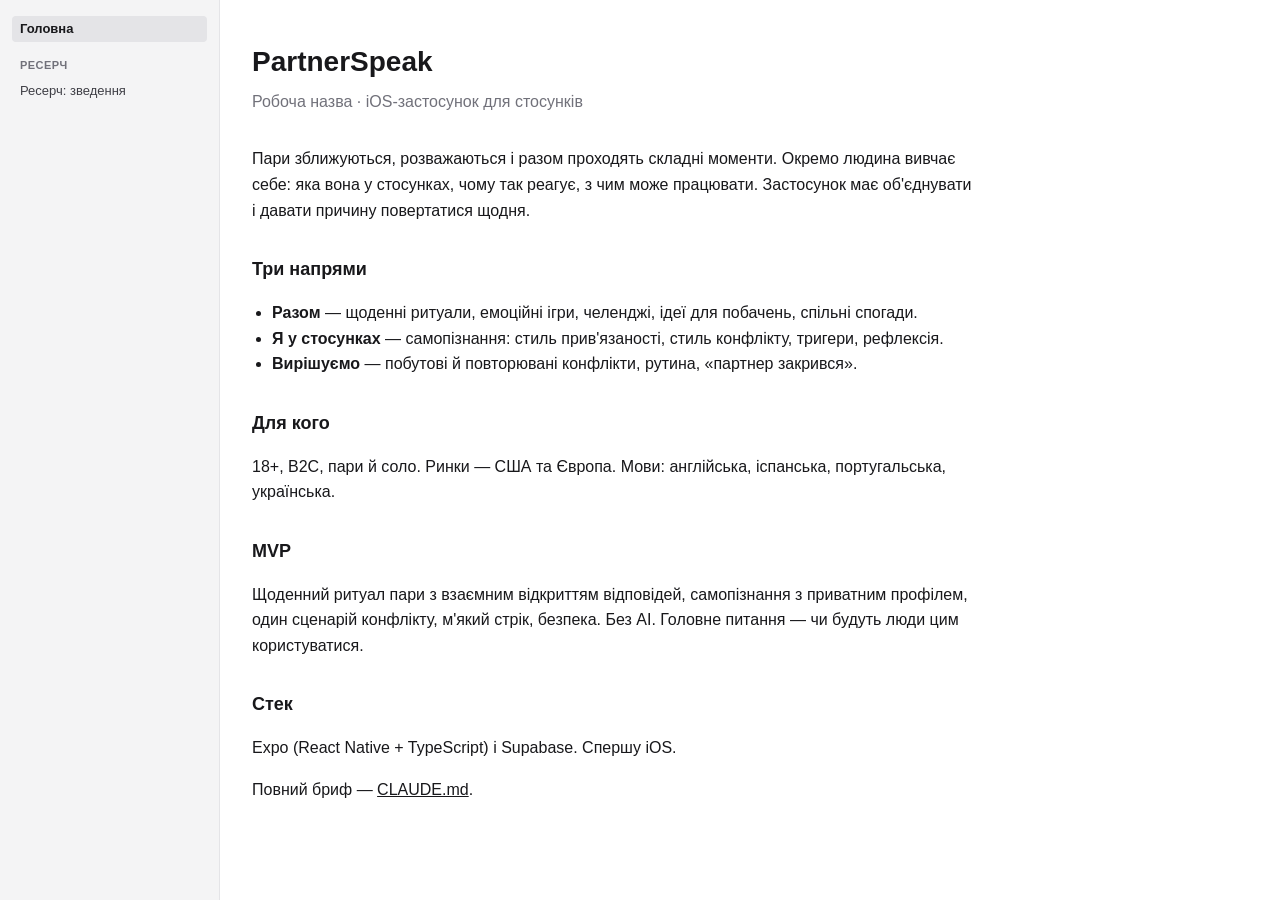
<file: index.html>
<!doctype html>
<html lang="uk">
<head>
  <meta charset="utf-8">
  <meta name="viewport" content="width=device-width, initial-scale=1">
  <title>PartnerSpeak — репо</title>
  <link rel="stylesheet" href="./_nav/nav.css">
  <script src="./_nav/tree.js" defer></script>
  <script src="./_nav/nav.js" data-root="./" defer></script>
  <style>
    body {
      margin: 0;
      background: #fff;
      color: #18181b;
      font: 16px/1.6 -apple-system, BlinkMacSystemFont, "Segoe UI", Roboto, sans-serif;
    }
    main {
      max-width: 720px;
      padding: 40px 32px;
    }
    h1 { margin: 0 0 4px; font-size: 28px; }
    .sub { margin: 0 0 32px; color: #71717a; }
    h2 { margin: 32px 0 8px; font-size: 18px; }
    ul { padding-left: 20px; }
    a { color: inherit; }
    @media (prefers-color-scheme: dark) {
      body { background: #09090b; color: #f4f4f5; }
      .sub { color: #a1a1aa; }
    }
  </style>
</head>
<body>
  <main>
    <h1>PartnerSpeak</h1>
    <p class="sub">Робоча назва · iOS-застосунок для стосунків</p>

    <p>Пари зближуються, розважаються і разом проходять складні моменти. Окремо людина вивчає себе: яка вона у стосунках, чому так реагує, з чим може працювати. Застосунок має об'єднувати і давати причину повертатися щодня.</p>

    <h2>Три напрями</h2>
    <ul>
      <li><b>Разом</b> — щоденні ритуали, емоційні ігри, челенджі, ідеї для побачень, спільні спогади.</li>
      <li><b>Я у стосунках</b> — самопізнання: стиль прив'язаності, стиль конфлікту, тригери, рефлексія.</li>
      <li><b>Вирішуємо</b> — побутові й повторювані конфлікти, рутина, «партнер закрився».</li>
    </ul>

    <h2>Для кого</h2>
    <p>18+, B2C, пари й соло. Ринки — США та Європа. Мови: англійська, іспанська, португальська, українська.</p>

    <h2>MVP</h2>
    <p>Щоденний ритуал пари з взаємним відкриттям відповідей, самопізнання з приватним профілем, один сценарій конфлікту, м'який стрік, безпека. Без AI. Головне питання — чи будуть люди цим користуватися.</p>

    <h2>Стек</h2>
    <p>Expo (React Native + TypeScript) і Supabase. Спершу iOS.</p>

    <p>Повний бриф — <a href="https://github.com/natocheiev/partnerspeak/blob/main/CLAUDE.md">CLAUDE.md</a>.</p>
  </main>
</body>
</html>
</file>
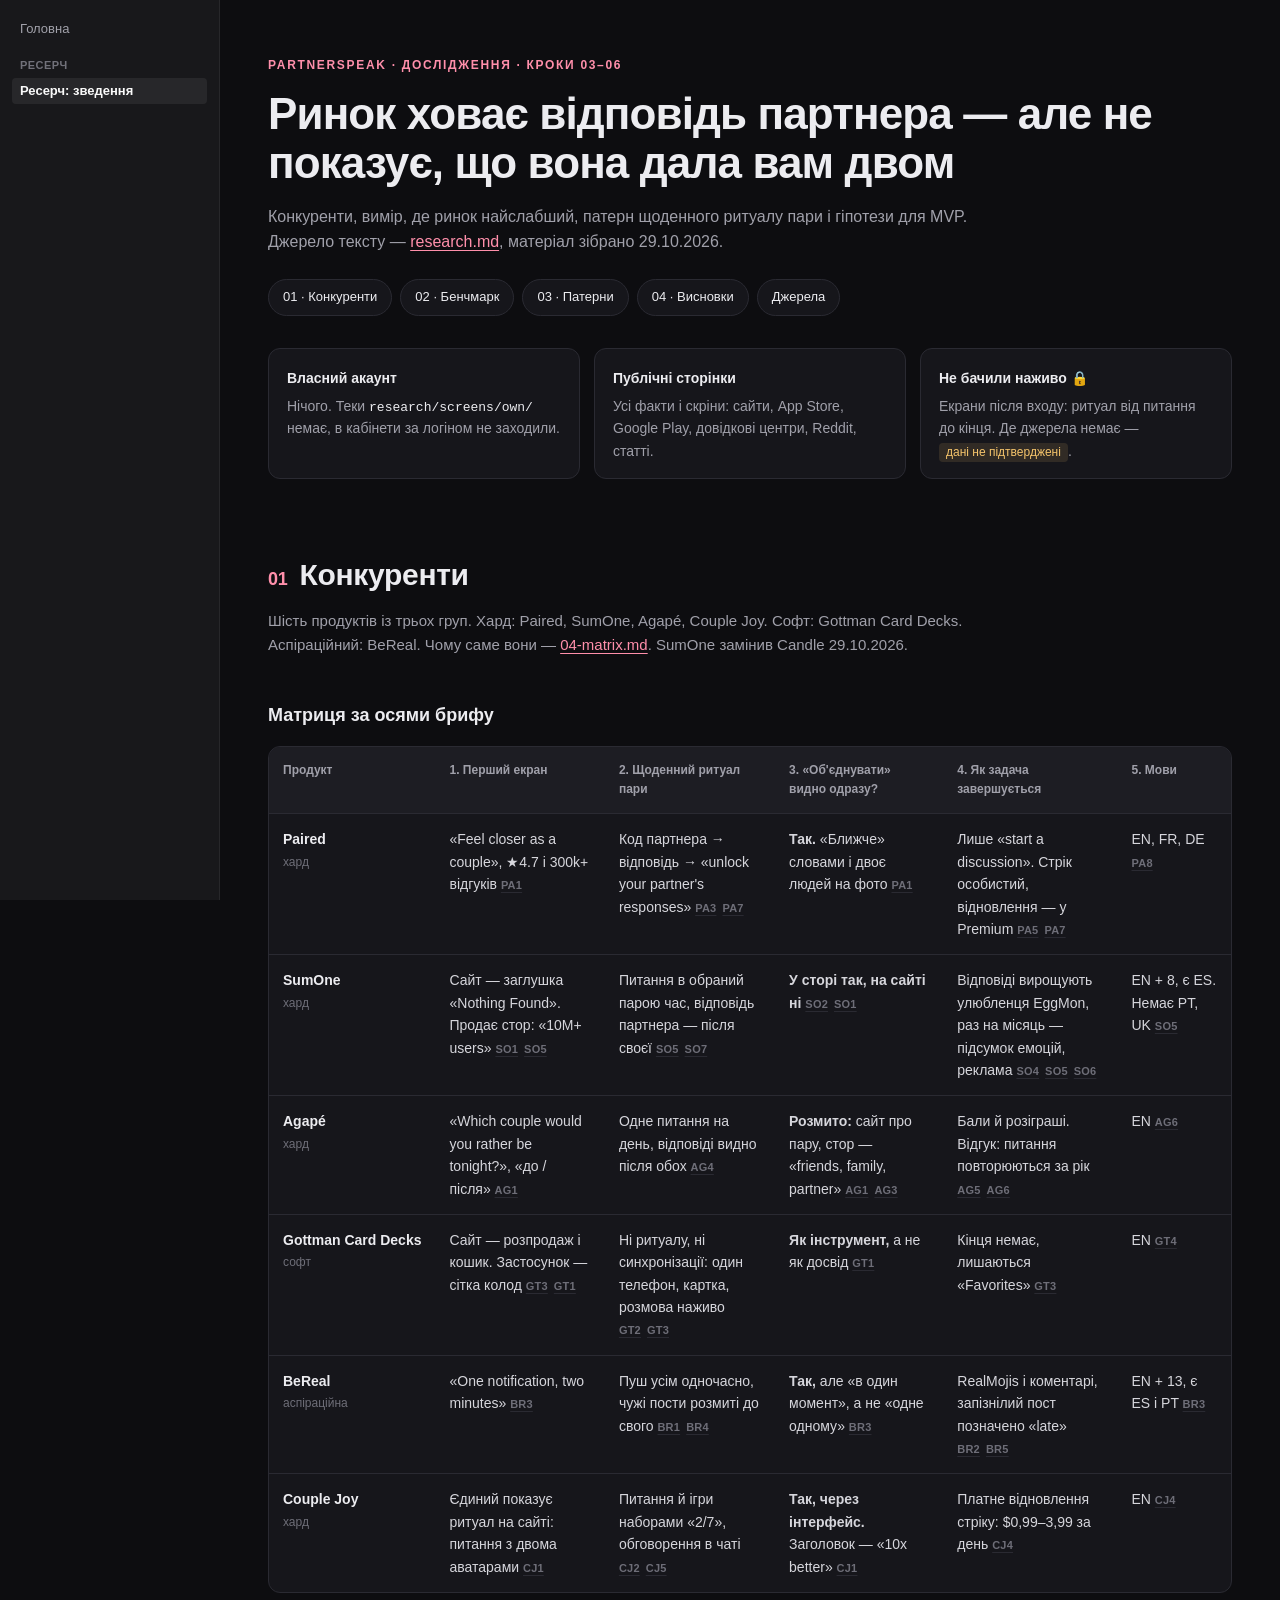
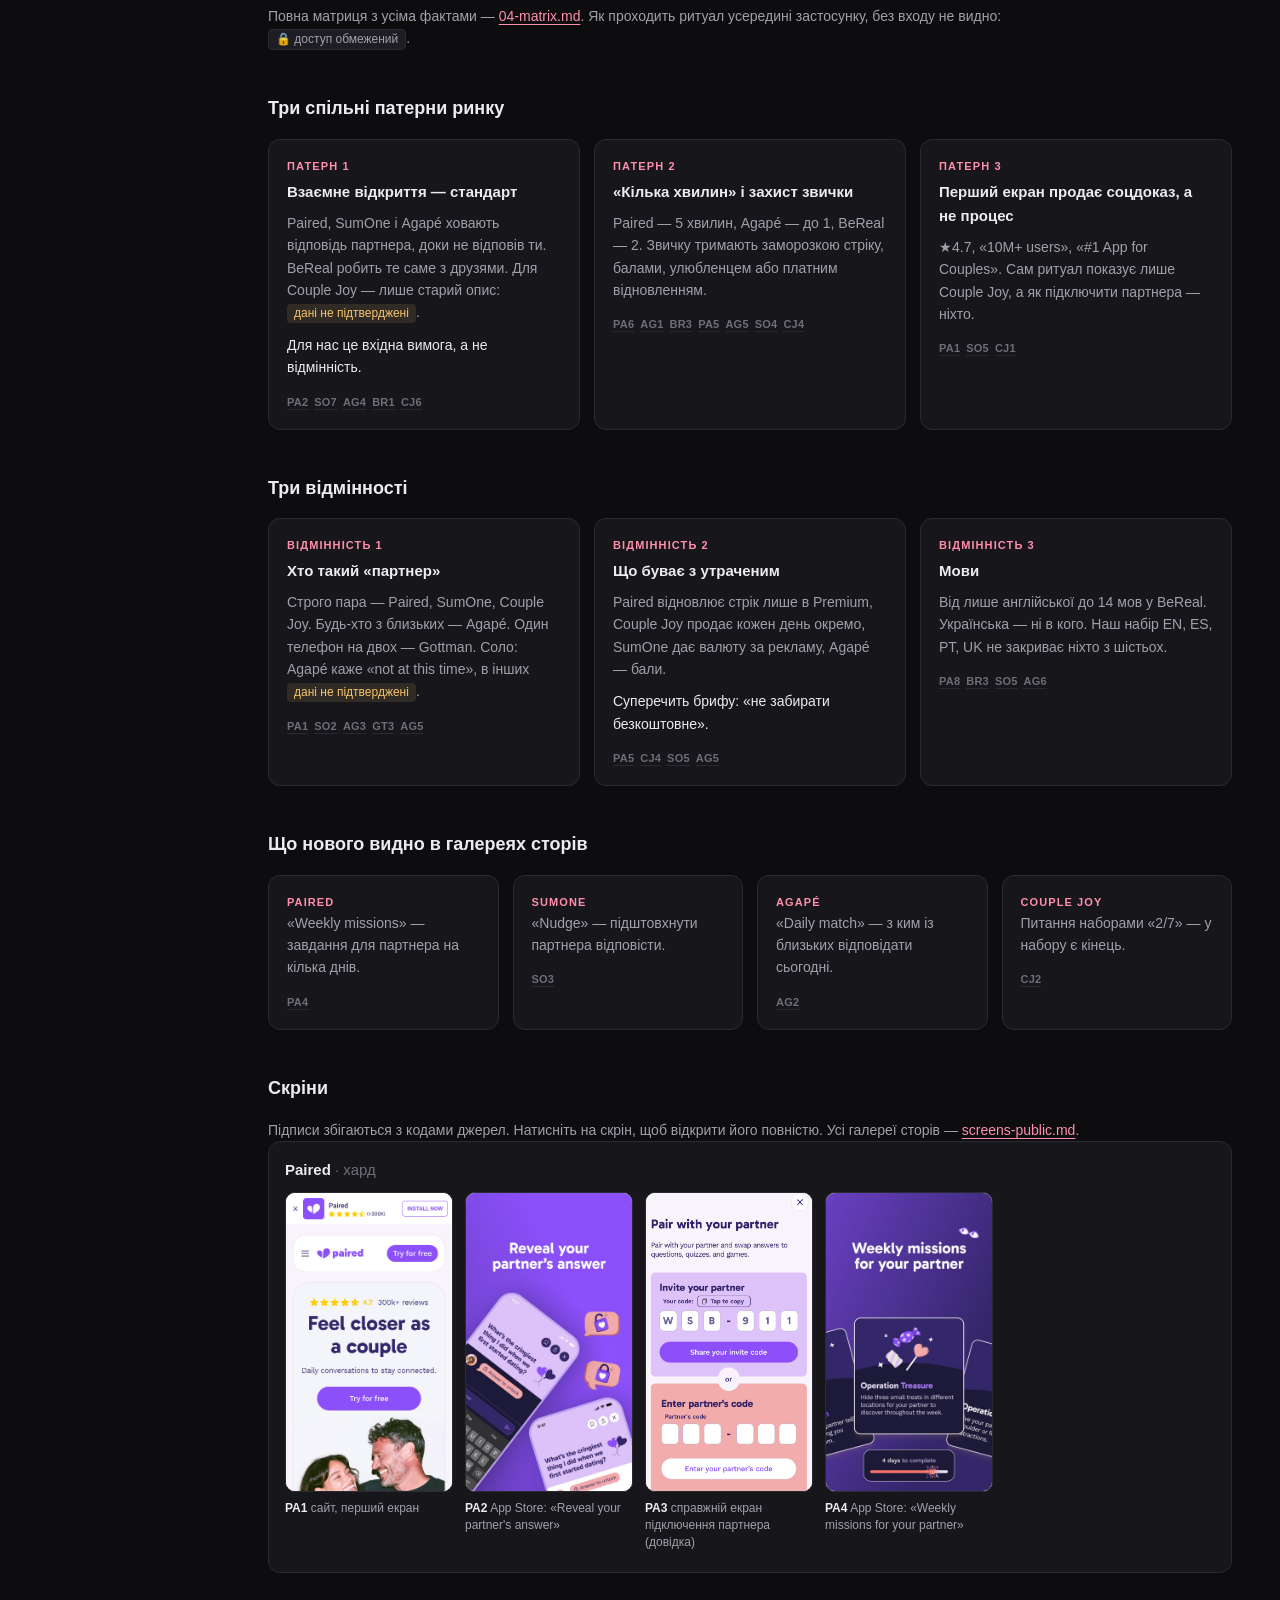
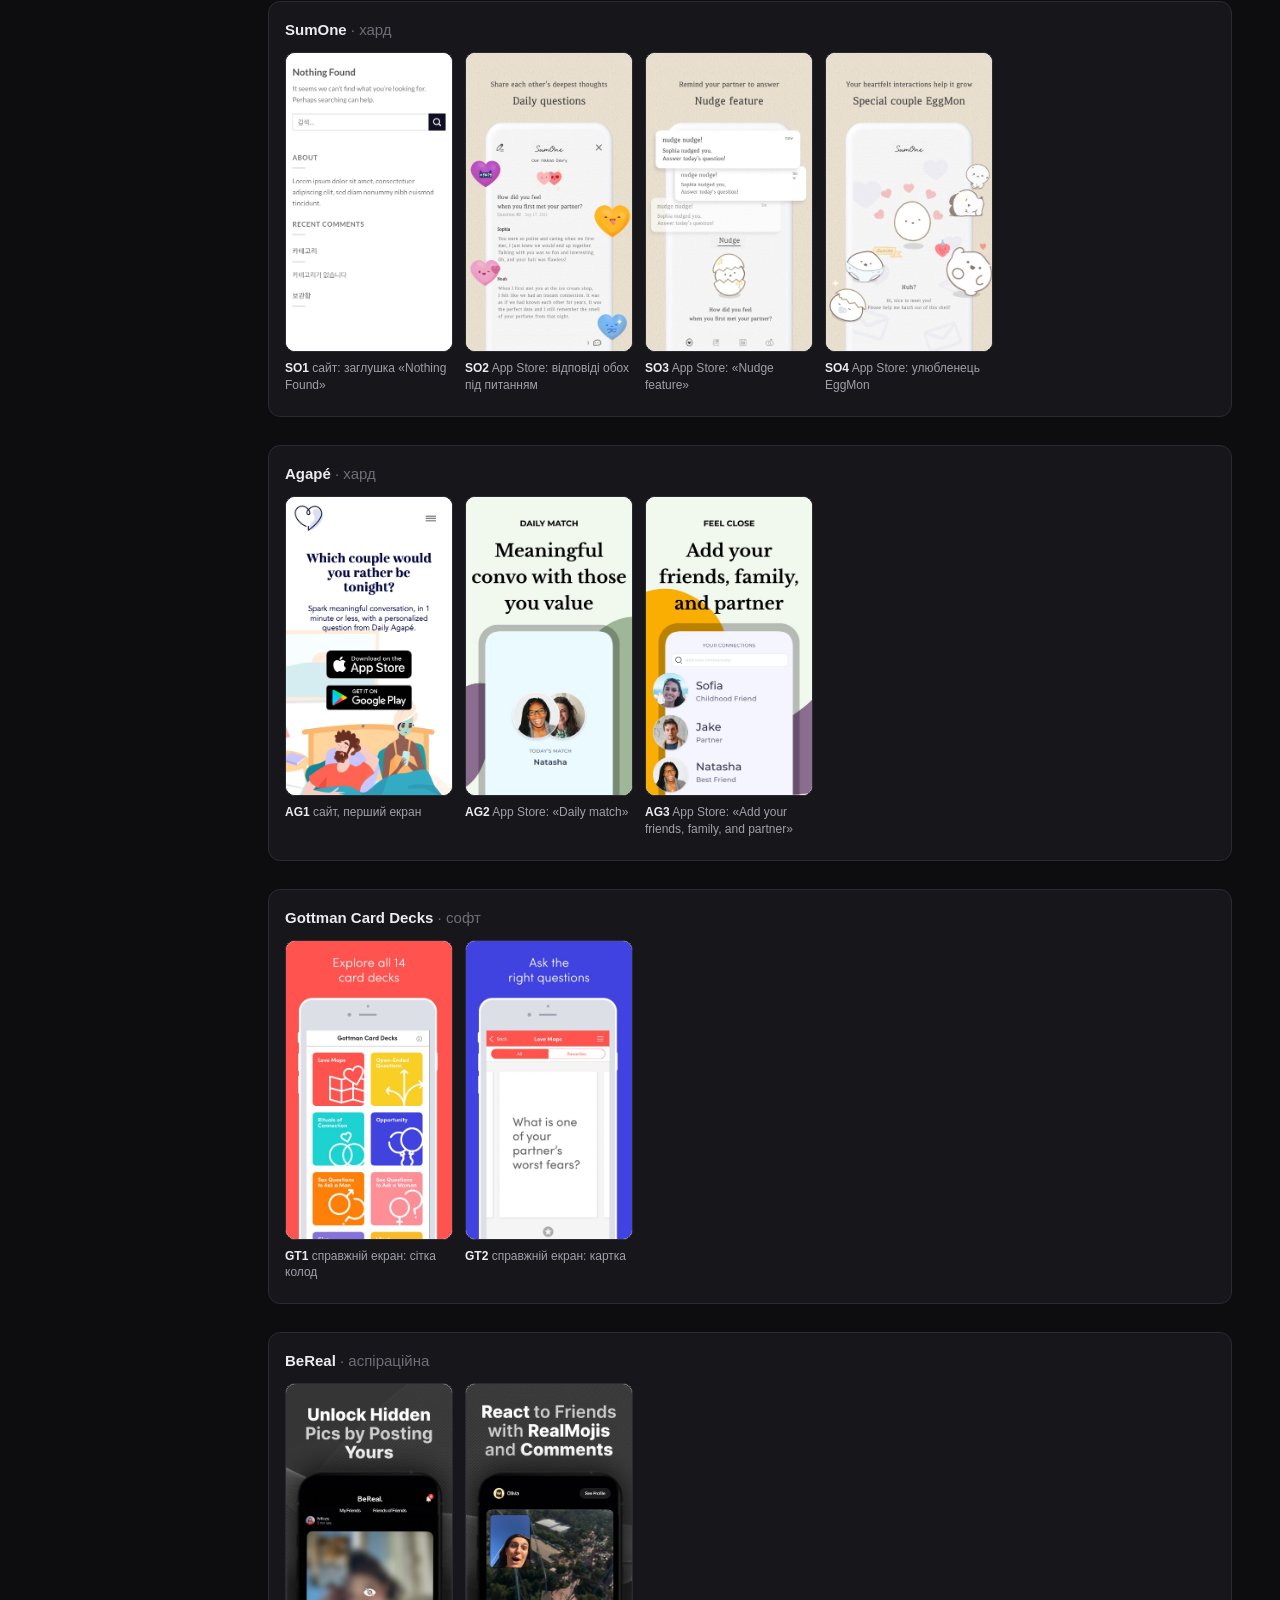
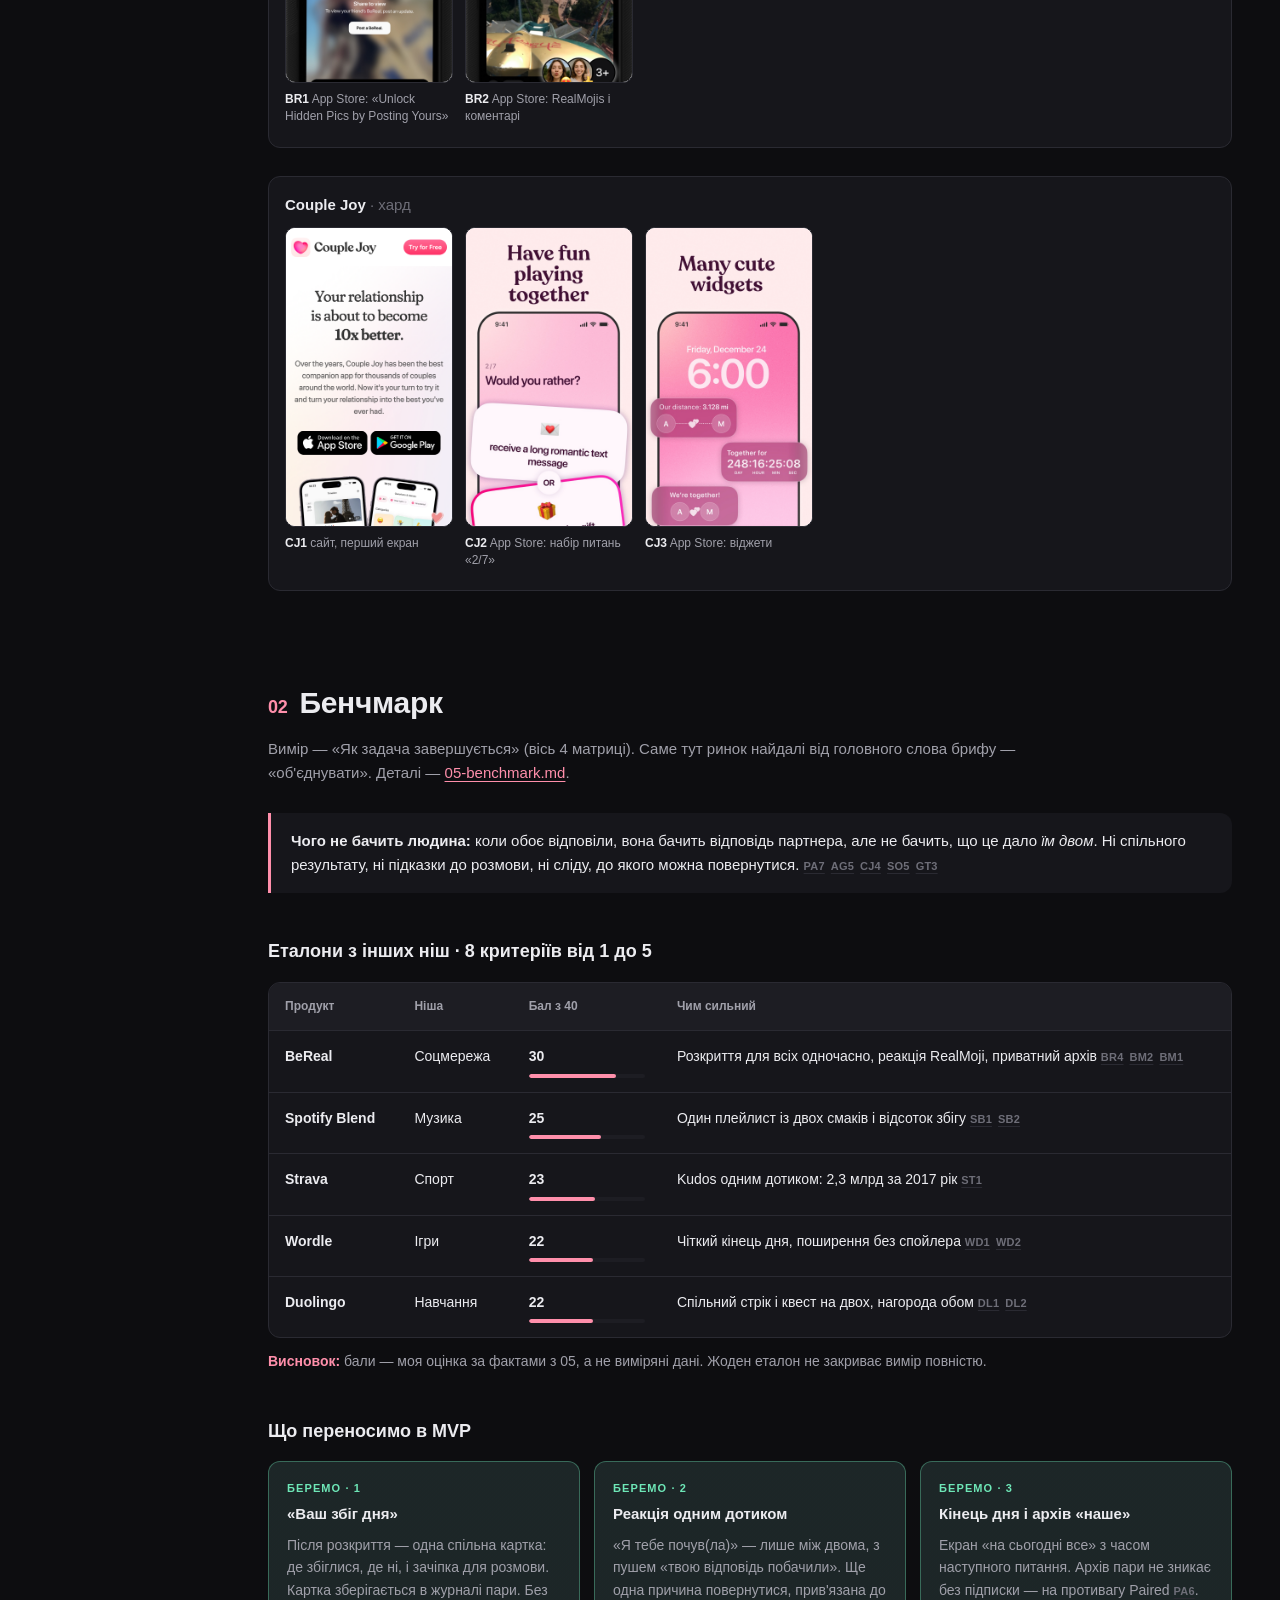
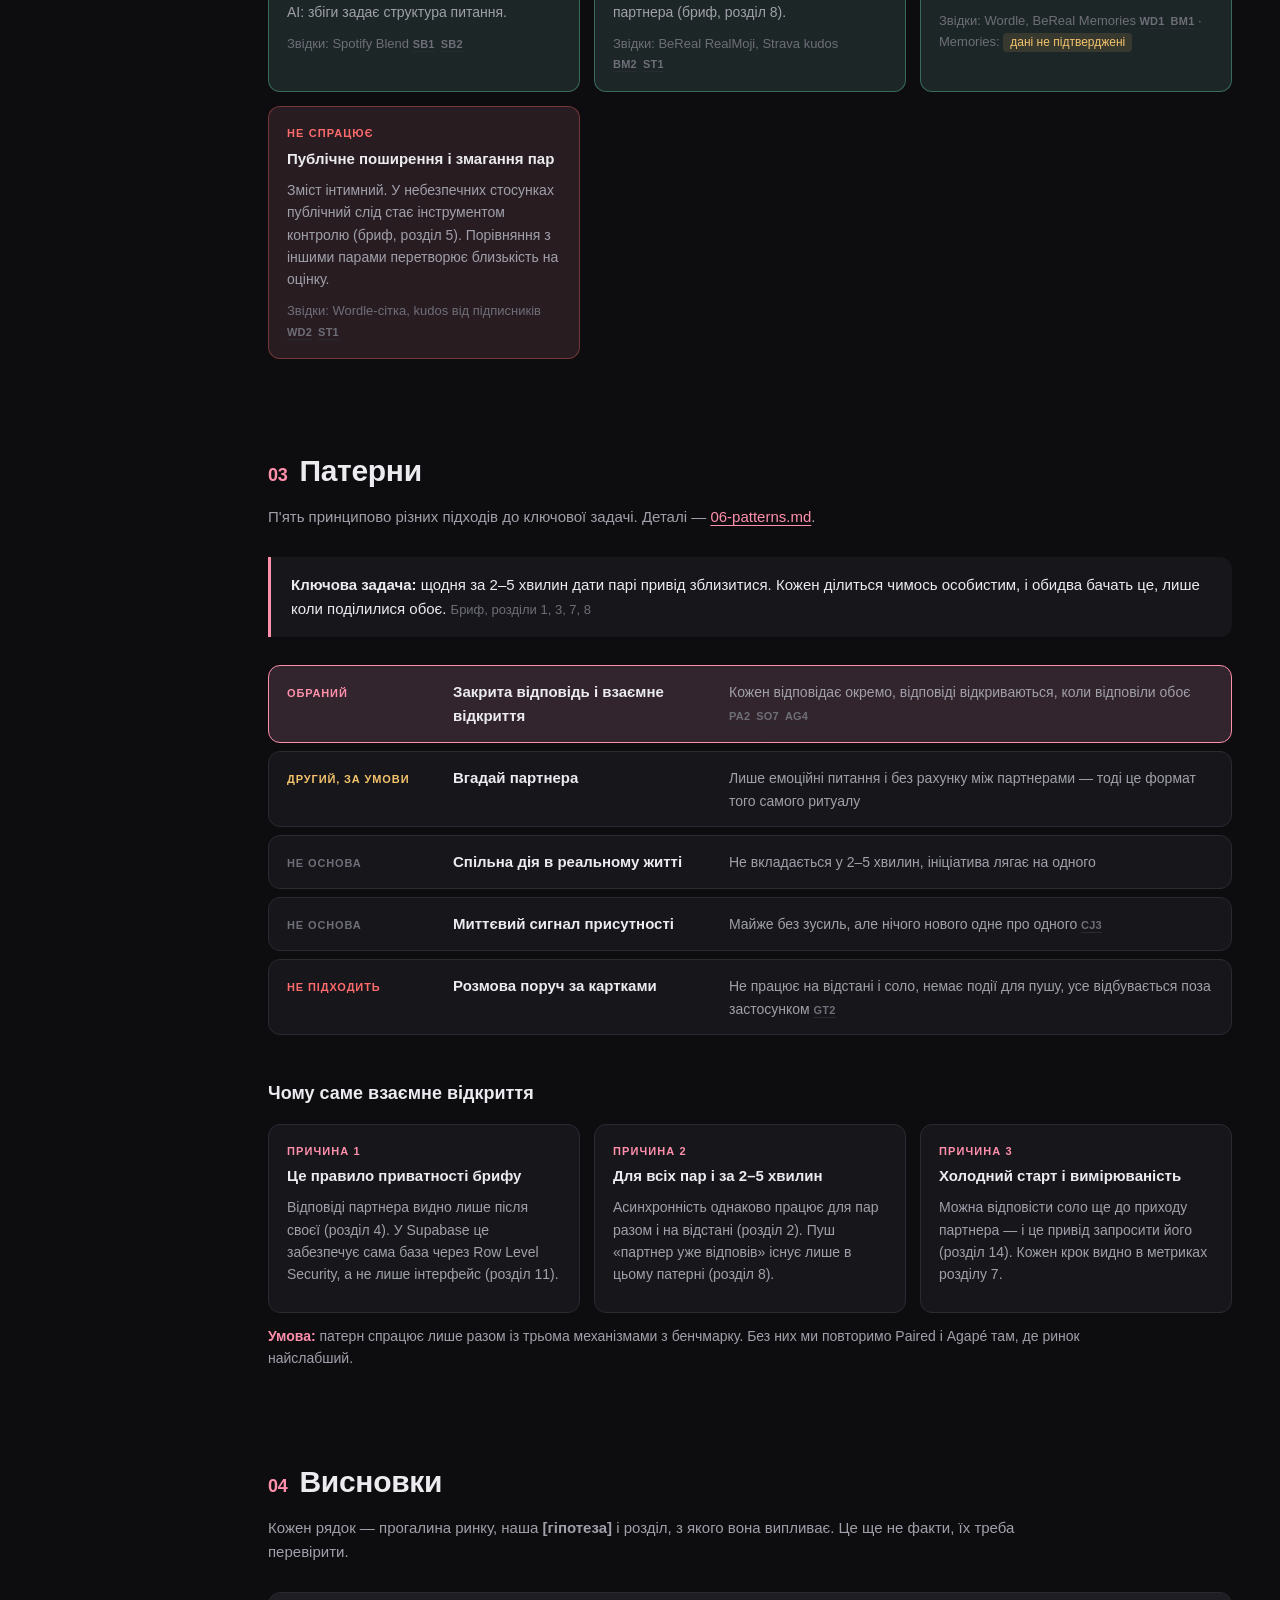
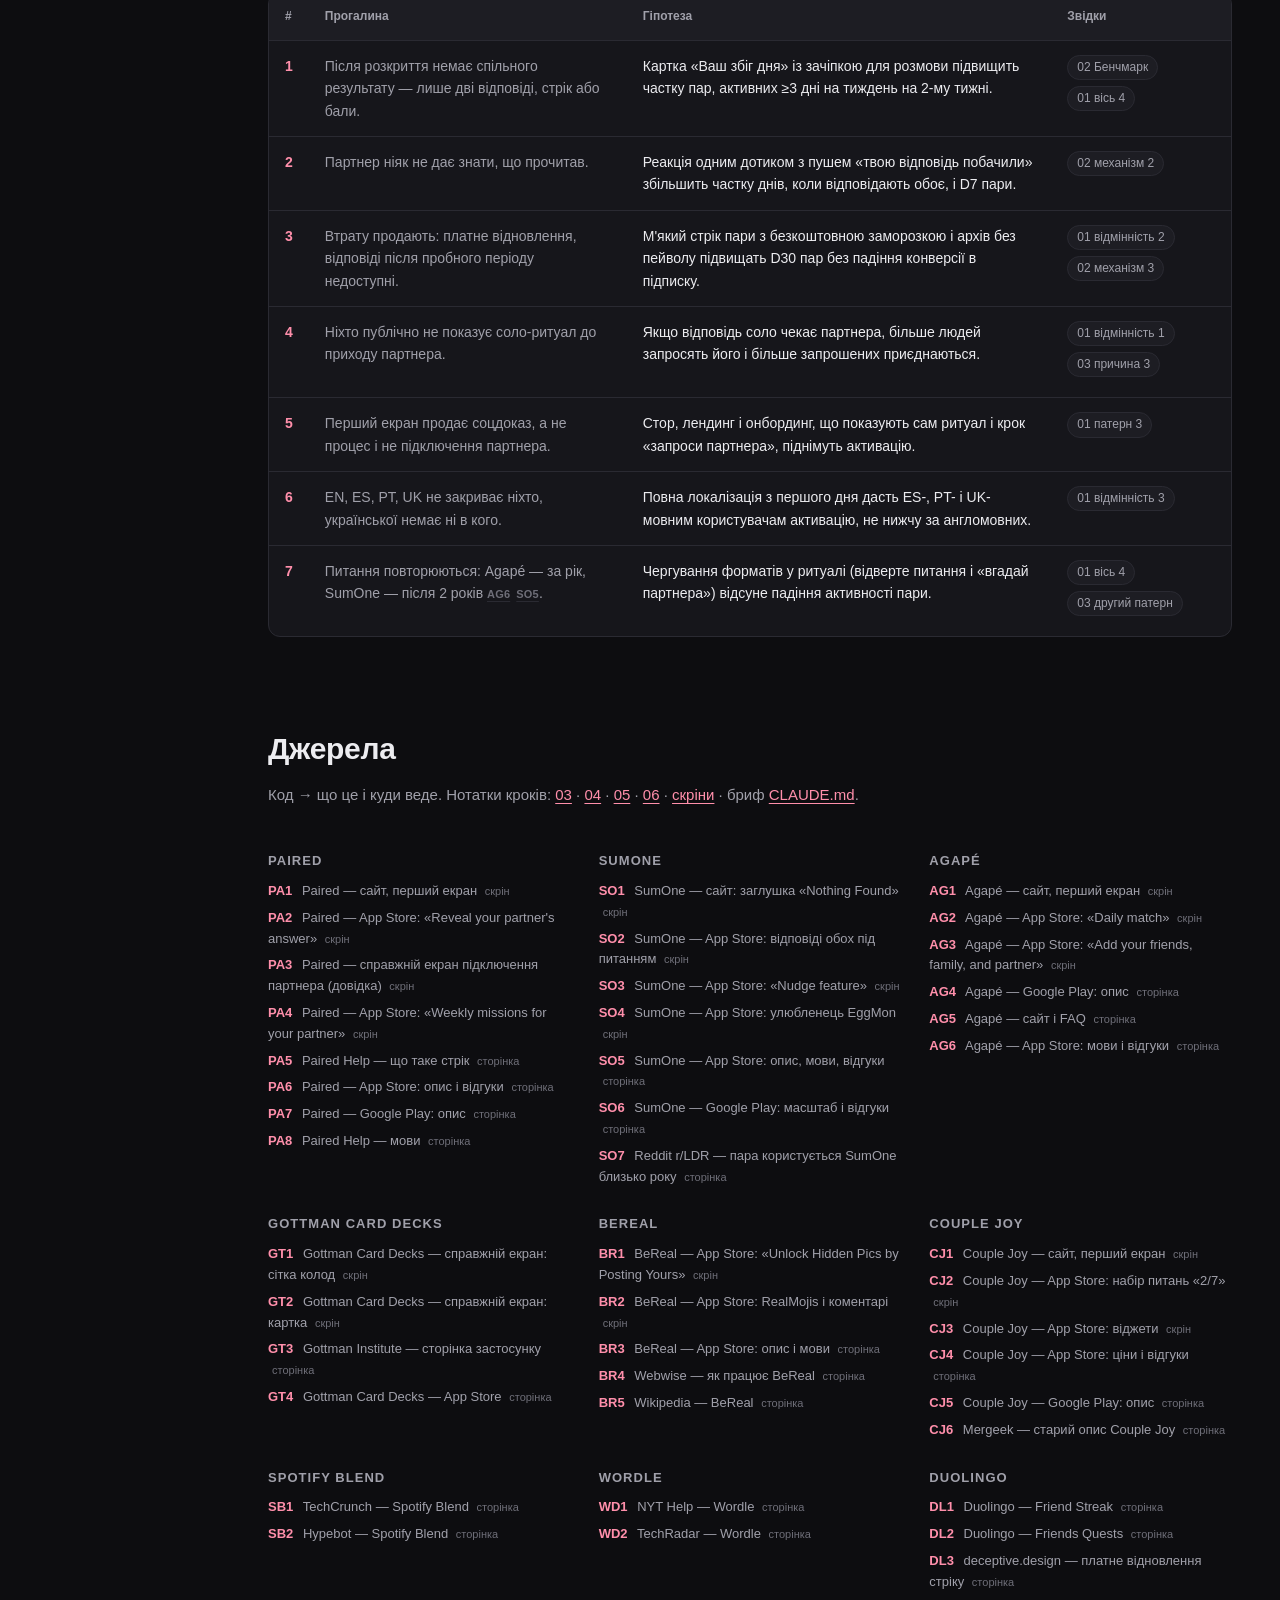
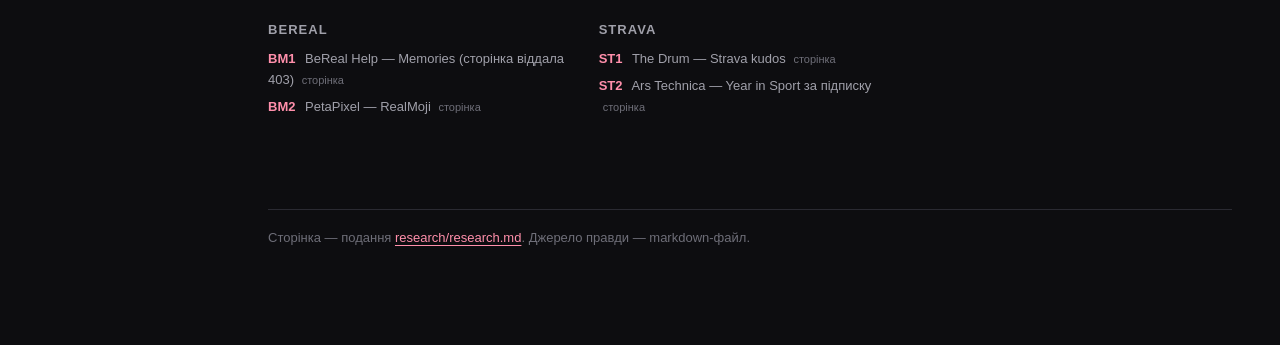
<file: research/research.html>
<!doctype html>
<html lang="uk" data-theme="dark">
<head>
  <meta charset="utf-8">
  <meta name="viewport" content="width=device-width, initial-scale=1">
  <title>Ресерч — PartnerSpeak</title>
  <link rel="stylesheet" href="../_nav/nav.css">
  <script src="../_nav/tree.js" defer></script>
  <script src="../_nav/nav.js" data-root="../" defer></script>
  <style>
:root {
  --bg: #0d0d10; --surface: #16161b; --surface-2: #1d1d23; --border: #2a2a32;
  --text: #ececf0; --muted: #a0a0aa; --faint: #6e6e78;
  --accent: #ff8fab; --accent-soft: rgba(255, 143, 171, .12);
  --yes: #6ee7b7; --yes-soft: rgba(110, 231, 183, .08);
  --no: #ff6b6b; --no-soft: rgba(255, 107, 107, .08);
  --warn: #f5c46b; --warn-soft: rgba(245, 196, 107, .12);
  color-scheme: dark;
}
* { box-sizing: border-box; }
html { background: var(--bg); scroll-behavior: smooth; }
body { margin: 0; background: var(--bg); color: var(--text); font: 15px/1.6 -apple-system, BlinkMacSystemFont, "Segoe UI", Roboto, sans-serif; -webkit-font-smoothing: antialiased; }
main { max-width: 1120px; padding: 56px 48px 96px; }
a { color: var(--accent); text-decoration: underline; text-decoration-thickness: 1px; text-underline-offset: 3px; }
code { font: 13px ui-monospace, SFMono-Regular, Menlo, monospace; color: var(--text); }
b { font-weight: 600; }

.hero { margin-bottom: 72px; }
.eyebrow { color: var(--accent); font-size: 12px; font-weight: 700; letter-spacing: .14em; text-transform: uppercase; margin-bottom: 14px; }
h1 { font-size: 44px; line-height: 1.12; letter-spacing: -.02em; margin: 0 0 16px; max-width: 900px; }
.lead { color: var(--muted); font-size: 16px; max-width: 720px; margin: 0 0 24px; }
.toc { display: flex; flex-wrap: wrap; gap: 8px; margin-bottom: 32px; }
.toc a { padding: 7px 14px; border: 1px solid var(--border); border-radius: 999px; color: var(--text); text-decoration: none; font-size: 13px; background: var(--surface); }
.toc a:hover { border-color: var(--accent); }

section { margin-bottom: 88px; scroll-margin-top: 24px; }
h2 { font-size: 30px; letter-spacing: -.01em; margin: 0 0 10px; display: flex; align-items: baseline; gap: 12px; }
h2 .num { color: var(--accent); font-size: 18px; font-weight: 700; font-variant-numeric: tabular-nums; }
.sub { color: var(--muted); max-width: 760px; margin: 0 0 28px; }
h3 { font-size: 18px; margin: 44px 0 16px; scroll-margin-top: 24px; }
h4 { font-size: 15px; margin: 4px 0 8px; }
.note { color: var(--muted); font-size: 14px; max-width: 820px; margin: 12px 0 0; }

.cards { display: grid; grid-template-columns: repeat(auto-fit, minmax(240px, 1fr)); gap: 14px; }
.cards.three { grid-template-columns: repeat(3, minmax(0, 1fr)); }
.cards.four { grid-template-columns: repeat(4, minmax(0, 1fr)); }
.card { background: var(--surface); border: 1px solid var(--border); border-radius: 12px; padding: 18px 18px 16px; }
.card h3 { font-size: 14px; margin: 0 0 6px; }
.card p { margin: 0 0 10px; color: var(--muted); font-size: 14px; }
.card .k { color: var(--accent); font-size: 11px; font-weight: 700; letter-spacing: .1em; text-transform: uppercase; }
.card .concl { color: var(--text); }
.card .from { font-size: 13px; color: var(--faint); margin: 0; }
.card.yes { border-color: rgba(110, 231, 183, .35); background: linear-gradient(var(--yes-soft), var(--yes-soft)), var(--surface); }
.card.yes .k { color: var(--yes); }
.card.no { border-color: rgba(255, 107, 107, .35); background: linear-gradient(var(--no-soft), var(--no-soft)), var(--surface); }
.card.no .k { color: var(--no); }
.prov .card p { margin: 0; }

.callout { border-left: 3px solid var(--accent); background: var(--surface); border-radius: 0 12px 12px 0; padding: 16px 20px; margin: 0 0 8px; max-width: 980px; }
.callout .ref { color: var(--faint); font-size: 13px; white-space: nowrap; }
.concl-inline { color: var(--accent); font-weight: 600; }

.srcs { display: inline-flex; flex-wrap: wrap; gap: 2px 6px; vertical-align: baseline; }
a.src { color: var(--faint); font-size: 11px; font-weight: 600; letter-spacing: .02em; text-decoration: underline; text-decoration-color: var(--border); }
a.src:hover { color: var(--accent); text-decoration-color: var(--accent); }
.nd { display: inline-block; padding: 0 7px; border-radius: 4px; background: var(--warn-soft); color: var(--warn); font-size: 12px; line-height: 19px; white-space: nowrap; }
.lock { display: inline-block; padding: 0 7px; border-radius: 4px; background: var(--surface-2); color: var(--muted); font-size: 12px; line-height: 19px; white-space: nowrap; border: 1px solid var(--border); }

.table-wrap { overflow-x: auto; border: 1px solid var(--border); border-radius: 12px; background: var(--surface); }
table { border-collapse: collapse; width: 100%; font-size: 14px; }
th, td { text-align: left; vertical-align: top; padding: 14px 16px; border-bottom: 1px solid var(--border); }
thead th { background: var(--surface-2); color: var(--muted); font-size: 12px; font-weight: 600; }
tbody tr:last-child > * { border-bottom: 0; }
tbody th { font-weight: 600; white-space: nowrap; }
tbody th small { display: block; color: var(--faint); font-weight: 400; font-size: 12px; margin-top: 2px; }
.matrix td { min-width: 160px; color: #d6d6dc; }
.matrix td:last-child { min-width: 110px; }
.matrix th, .matrix td { padding: 14px 14px; }
.scores td:nth-child(3) { min-width: 140px; }
.bar { display: flex; flex-direction: column; gap: 6px; font-weight: 700; font-variant-numeric: tabular-nums; }
.bar i { display: block; height: 4px; border-radius: 4px; background: var(--surface-2); overflow: hidden; }
.bar i b { display: block; height: 100%; background: var(--accent); border-radius: 4px; }
.hyp td.n { color: var(--accent); font-weight: 700; width: 36px; }
.hyp td:nth-child(2) { color: var(--muted); min-width: 220px; }
.hyp td:nth-child(3) { min-width: 280px; }
.chip { display: inline-block; margin: 0 6px 6px 0; padding: 2px 9px; border: 1px solid var(--border); border-radius: 999px; font-size: 12px; color: var(--muted); text-decoration: none; white-space: nowrap; background: var(--surface-2); }
.chip:hover { color: var(--accent); border-color: var(--accent); }

.pattern-list { display: grid; gap: 8px; margin: 28px 0 0; }
.pattern { display: grid; grid-template-columns: 150px 260px 1fr; gap: 16px; align-items: baseline; padding: 14px 18px; background: var(--surface); border: 1px solid var(--border); border-radius: 12px; }
.pattern span:last-child { color: var(--muted); font-size: 14px; }
.badge { font-size: 11px; font-weight: 700; letter-spacing: .08em; text-transform: uppercase; color: var(--faint); }
.pattern.pick { border-color: var(--accent); background: linear-gradient(var(--accent-soft), var(--accent-soft)), var(--surface); }
.pattern.pick .badge { color: var(--accent); }
.pattern.second .badge { color: var(--warn); }
.pattern.reject .badge { color: var(--no); }

.gallery { display: grid; grid-template-columns: repeat(auto-fit, minmax(500px, 1fr)); gap: 28px 24px; }
.gal-group { min-width: 0; padding: 16px; background: var(--surface); border: 1px solid var(--border); border-radius: 12px; }
.gal-title { font-weight: 600; margin-bottom: 10px; }
.gal-title span { color: var(--faint); font-weight: 400; }
.gal-row { display: grid; grid-auto-flow: column; grid-auto-columns: 168px; gap: 12px; overflow-x: auto; padding-bottom: 6px; }
.shot { display: block; text-decoration: none; color: var(--muted); font-size: 12px; line-height: 1.4; }
.shot img { display: block; width: 100%; height: 300px; object-fit: cover; object-position: top; border-radius: 10px; border: 1px solid var(--border); background: #fff; margin-bottom: 8px; }
.shot:hover img { border-color: var(--accent); }
.shot b { color: var(--text); }

.sources { display: grid; grid-template-columns: repeat(auto-fit, minmax(300px, 1fr)); gap: 8px 28px; }
.src-group h4 { margin: 16px 0 6px; font-size: 13px; color: var(--muted); text-transform: uppercase; letter-spacing: .08em; }
.src-group ul { list-style: none; margin: 0; padding: 0; }
.src-group li { font-size: 13px; padding: 3px 0; color: var(--muted); }
.src-group li a { text-decoration: none; margin-right: 6px; }
.src-group li i { color: var(--faint); font-style: normal; font-size: 11px; margin-left: 4px; }

footer { color: var(--faint); font-size: 13px; border-top: 1px solid var(--border); padding-top: 18px; }

@media (max-width: 1000px) {
  .cards.three, .cards.four { grid-template-columns: repeat(2, minmax(0, 1fr)); }
  .pattern { grid-template-columns: 1fr; gap: 4px; }
}
@media (max-width: 700px) {
  main { padding: 32px 16px 64px; }
  h1 { font-size: 30px; }
  h2 { font-size: 24px; }
  .cards.three, .cards.four { grid-template-columns: 1fr; }
  .gallery { grid-template-columns: minmax(0, 1fr); }
  .gal-row { grid-auto-columns: 132px; }
  .shot img { height: 236px; }
}
</style>
</head>
<body>
<main>

<header class="hero">
  <div class="eyebrow">PartnerSpeak · Дослідження · Кроки 03–06</div>
  <h1>Ринок ховає відповідь партнера — але не показує, що вона дала вам двом</h1>
  <p class="lead">Конкуренти, вимір, де ринок найслабший, патерн щоденного ритуалу пари і гіпотези для MVP. Джерело тексту — <a href="https://github.com/natocheiev/partnerspeak/blob/main/research/research.md" target="_blank" rel="noopener">research.md</a>, матеріал зібрано 29.10.2026.</p>
  <nav class="toc" aria-label="Розділи">
    <a href="#competitors">01 · Конкуренти</a><a href="#benchmark">02 · Бенчмарк</a><a href="#patterns">03 · Патерни</a><a href="#conclusions">04 · Висновки</a><a href="#sources">Джерела</a>
  </nav>
  <div class="cards three prov">
    <div class="card"><h3>Власний акаунт</h3><p>Нічого. Теки <code>research/screens/own/</code> немає, в кабінети за логіном не заходили.</p></div>
    <div class="card"><h3>Публічні сторінки</h3><p>Усі факти і скріни: сайти, App Store, Google Play, довідкові центри, Reddit, статті.</p></div>
    <div class="card"><h3>Не бачили наживо 🔒</h3><p>Екрани після входу: ритуал від питання до кінця. Де джерела немає — <span class="nd">дані не підтверджені</span>.</p></div>
  </div>
</header>

<section id="competitors">
  <h2><span class="num">01</span> Конкуренти</h2>
  <p class="sub">Шість продуктів із трьох груп. Хард: Paired, SumOne, Agapé, Couple Joy. Софт: Gottman Card Decks. Аспіраційний: BeReal. Чому саме вони — <a href="https://github.com/natocheiev/partnerspeak/blob/main/research/notes/04-matrix.md" target="_blank" rel="noopener">04-matrix.md</a>. SumOne замінив Candle 29.10.2026.</p>

  <h3>Матриця за осями брифу</h3>
  <div class="table-wrap matrix"><table>
    <thead><tr><th>Продукт</th><th>1. Перший екран</th><th>2. Щоденний ритуал пари</th><th>3. «Об'єднувати» видно одразу?</th><th>4. Як задача завершується</th><th>5. Мови</th></tr></thead>
    <tbody>
      <tr><th>Paired<small>хард</small></th>
        <td>«Feel closer as a couple», ★4.7 і 300k+ відгуків <span class="srcs"><a class="src" href="screens/paired-site-first-screen.png" target="_blank" rel="noopener" title="Paired — сайт, перший екран">PA1</a></span></td>
        <td>Код партнера → відповідь → «unlock your partner's responses» <span class="srcs"><a class="src" href="screens/paired/help-pair-with-partner.png" target="_blank" rel="noopener" title="Paired — справжній екран підключення партнера (довідка)">PA3</a> <a class="src" href="https://play.google.com/store/apps/details?id=com.getpaired.app" target="_blank" rel="noopener" title="Paired — Google Play: опис">PA7</a></span></td>
        <td><b>Так.</b> «Ближче» словами і двоє людей на фото <span class="srcs"><a class="src" href="screens/paired-site-first-screen.png" target="_blank" rel="noopener" title="Paired — сайт, перший екран">PA1</a></span></td>
        <td>Лише «start a discussion». Стрік особистий, відновлення — у Premium <span class="srcs"><a class="src" href="https://support.paired.com/en/articles/164646-what-is-a-streak" target="_blank" rel="noopener" title="Paired Help — що таке стрік">PA5</a> <a class="src" href="https://play.google.com/store/apps/details?id=com.getpaired.app" target="_blank" rel="noopener" title="Paired — Google Play: опис">PA7</a></span></td>
        <td>EN, FR, DE <span class="srcs"><a class="src" href="https://support.paired.com/en/articles/164634-can-i-use-paired-in-another-language" target="_blank" rel="noopener" title="Paired Help — мови">PA8</a></span></td></tr>
      <tr><th>SumOne<small>хард</small></th>
        <td>Сайт — заглушка «Nothing Found». Продає стор: «10M+ users» <span class="srcs"><a class="src" href="screens/sumone-site-first-screen.png" target="_blank" rel="noopener" title="SumOne — сайт: заглушка «Nothing Found»">SO1</a> <a class="src" href="https://apps.apple.com/us/app/id1469506430" target="_blank" rel="noopener" title="SumOne — App Store: опис, мови, відгуки">SO5</a></span></td>
        <td>Питання в обраний парою час, відповідь партнера — після своєї <span class="srcs"><a class="src" href="https://apps.apple.com/us/app/id1469506430" target="_blank" rel="noopener" title="SumOne — App Store: опис, мови, відгуки">SO5</a> <a class="src" href="https://www.reddit.com/r/LDR/comments/1mxko5y/free_app_for_couples_to_connect/" target="_blank" rel="noopener" title="Reddit r/LDR — пара користується SumOne близько року">SO7</a></span></td>
        <td><b>У сторі так, на сайті ні</b> <span class="srcs"><a class="src" href="screens/sumone/appstore-03.jpg" target="_blank" rel="noopener" title="SumOne — App Store: відповіді обох під питанням">SO2</a> <a class="src" href="screens/sumone-site-first-screen.png" target="_blank" rel="noopener" title="SumOne — сайт: заглушка «Nothing Found»">SO1</a></span></td>
        <td>Відповіді вирощують улюбленця EggMon, раз на місяць — підсумок емоцій, реклама <span class="srcs"><a class="src" href="screens/sumone/appstore-04.jpg" target="_blank" rel="noopener" title="SumOne — App Store: улюбленець EggMon">SO4</a> <a class="src" href="https://apps.apple.com/us/app/id1469506430" target="_blank" rel="noopener" title="SumOne — App Store: опис, мови, відгуки">SO5</a> <a class="src" href="https://play.google.com/store/apps/details?id=com.sumone" target="_blank" rel="noopener" title="SumOne — Google Play: масштаб і відгуки">SO6</a></span></td>
        <td>EN + 8, є ES. Немає PT, UK <span class="srcs"><a class="src" href="https://apps.apple.com/us/app/id1469506430" target="_blank" rel="noopener" title="SumOne — App Store: опис, мови, відгуки">SO5</a></span></td></tr>
      <tr><th>Agapé<small>хард</small></th>
        <td>«Which couple would you rather be tonight?», «до / після» <span class="srcs"><a class="src" href="screens/agape-site-first-screen.png" target="_blank" rel="noopener" title="Agapé — сайт, перший екран">AG1</a></span></td>
        <td>Одне питання на день, відповіді видно після обох <span class="srcs"><a class="src" href="https://play.google.com/store/apps/details?id=com.getdailyagape" target="_blank" rel="noopener" title="Agapé — Google Play: опис">AG4</a></span></td>
        <td><b>Розмито:</b> сайт про пару, стор — «friends, family, partner» <span class="srcs"><a class="src" href="screens/agape-site-first-screen.png" target="_blank" rel="noopener" title="Agapé — сайт, перший екран">AG1</a> <a class="src" href="screens/agape/appstore-03.jpg" target="_blank" rel="noopener" title="Agapé — App Store: «Add your friends, family, and partner»">AG3</a></span></td>
        <td>Бали й розіграші. Відгук: питання повторюються за рік <span class="srcs"><a class="src" href="https://www.getdailyagape.com" target="_blank" rel="noopener" title="Agapé — сайт і FAQ">AG5</a> <a class="src" href="https://apps.apple.com/us/app/id1507907556" target="_blank" rel="noopener" title="Agapé — App Store: мови і відгуки">AG6</a></span></td>
        <td>EN <span class="srcs"><a class="src" href="https://apps.apple.com/us/app/id1507907556" target="_blank" rel="noopener" title="Agapé — App Store: мови і відгуки">AG6</a></span></td></tr>
      <tr><th>Gottman Card Decks<small>софт</small></th>
        <td>Сайт — розпродаж і кошик. Застосунок — сітка колод <span class="srcs"><a class="src" href="https://www.gottman.com/couples/apps/" target="_blank" rel="noopener" title="Gottman Institute — сторінка застосунку">GT3</a> <a class="src" href="screens/gottman/appstore-01.jpg" target="_blank" rel="noopener" title="Gottman Card Decks — справжній екран: сітка колод">GT1</a></span></td>
        <td>Ні ритуалу, ні синхронізації: один телефон, картка, розмова наживо <span class="srcs"><a class="src" href="screens/gottman/appstore-03.jpg" target="_blank" rel="noopener" title="Gottman Card Decks — справжній екран: картка">GT2</a> <a class="src" href="https://www.gottman.com/couples/apps/" target="_blank" rel="noopener" title="Gottman Institute — сторінка застосунку">GT3</a></span></td>
        <td><b>Як інструмент,</b> а не як досвід <span class="srcs"><a class="src" href="screens/gottman/appstore-01.jpg" target="_blank" rel="noopener" title="Gottman Card Decks — справжній екран: сітка колод">GT1</a></span></td>
        <td>Кінця немає, лишаються «Favorites» <span class="srcs"><a class="src" href="https://www.gottman.com/couples/apps/" target="_blank" rel="noopener" title="Gottman Institute — сторінка застосунку">GT3</a></span></td>
        <td>EN <span class="srcs"><a class="src" href="https://apps.apple.com/us/app/id1292398843" target="_blank" rel="noopener" title="Gottman Card Decks — App Store">GT4</a></span></td></tr>
      <tr><th>BeReal<small>аспіраційна</small></th>
        <td>«One notification, two minutes» <span class="srcs"><a class="src" href="https://apps.apple.com/us/app/id1459645446" target="_blank" rel="noopener" title="BeReal — App Store: опис і мови">BR3</a></span></td>
        <td>Пуш усім одночасно, чужі пости розмиті до свого <span class="srcs"><a class="src" href="screens/bereal/appstore-05.jpg" target="_blank" rel="noopener" title="BeReal — App Store: «Unlock Hidden Pics by Posting Yours»">BR1</a> <a class="src" href="https://www.webwise.ie/trending/explained-what-is-bereal/" target="_blank" rel="noopener" title="Webwise — як працює BeReal">BR4</a></span></td>
        <td><b>Так,</b> але «в один момент», а не «одне одному» <span class="srcs"><a class="src" href="https://apps.apple.com/us/app/id1459645446" target="_blank" rel="noopener" title="BeReal — App Store: опис і мови">BR3</a></span></td>
        <td>RealMojis і коментарі, запізнілий пост позначено «late» <span class="srcs"><a class="src" href="screens/bereal/appstore-06.jpg" target="_blank" rel="noopener" title="BeReal — App Store: RealMojis і коментарі">BR2</a> <a class="src" href="https://en.wikipedia.org/wiki/BeReal" target="_blank" rel="noopener" title="Wikipedia — BeReal">BR5</a></span></td>
        <td>EN + 13, є ES і PT <span class="srcs"><a class="src" href="https://apps.apple.com/us/app/id1459645446" target="_blank" rel="noopener" title="BeReal — App Store: опис і мови">BR3</a></span></td></tr>
      <tr><th>Couple Joy<small>хард</small></th>
        <td>Єдиний показує ритуал на сайті: питання з двома аватарами <span class="srcs"><a class="src" href="screens/couplejoy-site-first-screen.png" target="_blank" rel="noopener" title="Couple Joy — сайт, перший екран">CJ1</a></span></td>
        <td>Питання й ігри наборами «2/7», обговорення в чаті <span class="srcs"><a class="src" href="screens/couplejoy/appstore-05.jpg" target="_blank" rel="noopener" title="Couple Joy — App Store: набір питань «2/7»">CJ2</a> <a class="src" href="https://play.google.com/store/apps/details?id=com.angcosmin.couple" target="_blank" rel="noopener" title="Couple Joy — Google Play: опис">CJ5</a></span></td>
        <td><b>Так, через інтерфейс.</b> Заголовок — «10x better» <span class="srcs"><a class="src" href="screens/couplejoy-site-first-screen.png" target="_blank" rel="noopener" title="Couple Joy — сайт, перший екран">CJ1</a></span></td>
        <td>Платне відновлення стріку: $0,99–3,99 за день <span class="srcs"><a class="src" href="https://apps.apple.com/us/app/id1624758651" target="_blank" rel="noopener" title="Couple Joy — App Store: ціни і відгуки">CJ4</a></span></td>
        <td>EN <span class="srcs"><a class="src" href="https://apps.apple.com/us/app/id1624758651" target="_blank" rel="noopener" title="Couple Joy — App Store: ціни і відгуки">CJ4</a></span></td></tr>
    </tbody>
  </table></div>
  <p class="note">Повна матриця з усіма фактами — <a href="https://github.com/natocheiev/partnerspeak/blob/main/research/notes/04-matrix.md" target="_blank" rel="noopener">04-matrix.md</a>. Як проходить ритуал усередині застосунку, без входу не видно: <span class="lock">🔒 доступ обмежений</span>.</p>

  <h3>Три спільні патерни ринку</h3>
  <div class="cards three">
    <div class="card"><div class="k">Патерн 1</div><h4>Взаємне відкриття — стандарт</h4>
      <p>Paired, SumOne і Agapé ховають відповідь партнера, доки не відповів ти. BeReal робить те саме з друзями. Для Couple Joy — лише старий опис: <span class="nd">дані не підтверджені</span>.</p>
      <p class="concl">Для нас це вхідна вимога, а не відмінність.</p><span class="srcs"><a class="src" href="screens/paired/appstore-03.jpg" target="_blank" rel="noopener" title="Paired — App Store: «Reveal your partner's answer»">PA2</a> <a class="src" href="https://www.reddit.com/r/LDR/comments/1mxko5y/free_app_for_couples_to_connect/" target="_blank" rel="noopener" title="Reddit r/LDR — пара користується SumOne близько року">SO7</a> <a class="src" href="https://play.google.com/store/apps/details?id=com.getdailyagape" target="_blank" rel="noopener" title="Agapé — Google Play: опис">AG4</a> <a class="src" href="screens/bereal/appstore-05.jpg" target="_blank" rel="noopener" title="BeReal — App Store: «Unlock Hidden Pics by Posting Yours»">BR1</a> <a class="src" href="https://www.mergeek.com/latest/ZG9o3n3rq62mKMqg" target="_blank" rel="noopener" title="Mergeek — старий опис Couple Joy">CJ6</a></span></div>
    <div class="card"><div class="k">Патерн 2</div><h4>«Кілька хвилин» і захист звички</h4>
      <p>Paired — 5 хвилин, Agapé — до 1, BeReal — 2. Звичку тримають заморозкою стріку, балами, улюбленцем або платним відновленням.</p><span class="srcs"><a class="src" href="https://apps.apple.com/us/app/id1469609343" target="_blank" rel="noopener" title="Paired — App Store: опис і відгуки">PA6</a> <a class="src" href="screens/agape-site-first-screen.png" target="_blank" rel="noopener" title="Agapé — сайт, перший екран">AG1</a> <a class="src" href="https://apps.apple.com/us/app/id1459645446" target="_blank" rel="noopener" title="BeReal — App Store: опис і мови">BR3</a> <a class="src" href="https://support.paired.com/en/articles/164646-what-is-a-streak" target="_blank" rel="noopener" title="Paired Help — що таке стрік">PA5</a> <a class="src" href="https://www.getdailyagape.com" target="_blank" rel="noopener" title="Agapé — сайт і FAQ">AG5</a> <a class="src" href="screens/sumone/appstore-04.jpg" target="_blank" rel="noopener" title="SumOne — App Store: улюбленець EggMon">SO4</a> <a class="src" href="https://apps.apple.com/us/app/id1624758651" target="_blank" rel="noopener" title="Couple Joy — App Store: ціни і відгуки">CJ4</a></span></div>
    <div class="card"><div class="k">Патерн 3</div><h4>Перший екран продає соцдоказ, а не процес</h4>
      <p>★4.7, «10M+ users», «#1 App for Couples». Сам ритуал показує лише Couple Joy, а як підключити партнера — ніхто.</p><span class="srcs"><a class="src" href="screens/paired-site-first-screen.png" target="_blank" rel="noopener" title="Paired — сайт, перший екран">PA1</a> <a class="src" href="https://apps.apple.com/us/app/id1469506430" target="_blank" rel="noopener" title="SumOne — App Store: опис, мови, відгуки">SO5</a> <a class="src" href="screens/couplejoy-site-first-screen.png" target="_blank" rel="noopener" title="Couple Joy — сайт, перший екран">CJ1</a></span></div>
  </div>

  <h3>Три відмінності</h3>
  <div class="cards three">
    <div class="card"><div class="k">Відмінність 1</div><h4>Хто такий «партнер»</h4>
      <p>Строго пара — Paired, SumOne, Couple Joy. Будь-хто з близьких — Agapé. Один телефон на двох — Gottman. Соло: Agapé каже «not at this time», в інших <span class="nd">дані не підтверджені</span>.</p><span class="srcs"><a class="src" href="screens/paired-site-first-screen.png" target="_blank" rel="noopener" title="Paired — сайт, перший екран">PA1</a> <a class="src" href="screens/sumone/appstore-03.jpg" target="_blank" rel="noopener" title="SumOne — App Store: відповіді обох під питанням">SO2</a> <a class="src" href="screens/agape/appstore-03.jpg" target="_blank" rel="noopener" title="Agapé — App Store: «Add your friends, family, and partner»">AG3</a> <a class="src" href="https://www.gottman.com/couples/apps/" target="_blank" rel="noopener" title="Gottman Institute — сторінка застосунку">GT3</a> <a class="src" href="https://www.getdailyagape.com" target="_blank" rel="noopener" title="Agapé — сайт і FAQ">AG5</a></span></div>
    <div class="card"><div class="k">Відмінність 2</div><h4>Що буває з утраченим</h4>
      <p>Paired відновлює стрік лише в Premium, Couple Joy продає кожен день окремо, SumOne дає валюту за рекламу, Agapé — бали.</p>
      <p class="concl">Суперечить брифу: «не забирати безкоштовне».</p><span class="srcs"><a class="src" href="https://support.paired.com/en/articles/164646-what-is-a-streak" target="_blank" rel="noopener" title="Paired Help — що таке стрік">PA5</a> <a class="src" href="https://apps.apple.com/us/app/id1624758651" target="_blank" rel="noopener" title="Couple Joy — App Store: ціни і відгуки">CJ4</a> <a class="src" href="https://apps.apple.com/us/app/id1469506430" target="_blank" rel="noopener" title="SumOne — App Store: опис, мови, відгуки">SO5</a> <a class="src" href="https://www.getdailyagape.com" target="_blank" rel="noopener" title="Agapé — сайт і FAQ">AG5</a></span></div>
    <div class="card"><div class="k">Відмінність 3</div><h4>Мови</h4>
      <p>Від лише англійської до 14 мов у BeReal. Українська — ні в кого. Наш набір EN, ES, PT, UK не закриває ніхто з шістьох.</p><span class="srcs"><a class="src" href="https://support.paired.com/en/articles/164634-can-i-use-paired-in-another-language" target="_blank" rel="noopener" title="Paired Help — мови">PA8</a> <a class="src" href="https://apps.apple.com/us/app/id1459645446" target="_blank" rel="noopener" title="BeReal — App Store: опис і мови">BR3</a> <a class="src" href="https://apps.apple.com/us/app/id1469506430" target="_blank" rel="noopener" title="SumOne — App Store: опис, мови, відгуки">SO5</a> <a class="src" href="https://apps.apple.com/us/app/id1507907556" target="_blank" rel="noopener" title="Agapé — App Store: мови і відгуки">AG6</a></span></div>
  </div>

  <h3>Що нового видно в галереях сторів</h3>
  <div class="cards four">
    <div class="card"><div class="k">Paired</div><p>«Weekly missions» — завдання для партнера на кілька днів.</p><span class="srcs"><a class="src" href="screens/paired/appstore-08.jpg" target="_blank" rel="noopener" title="Paired — App Store: «Weekly missions for your partner»">PA4</a></span></div>
    <div class="card"><div class="k">SumOne</div><p>«Nudge» — підштовхнути партнера відповісти.</p><span class="srcs"><a class="src" href="screens/sumone/appstore-06.jpg" target="_blank" rel="noopener" title="SumOne — App Store: «Nudge feature»">SO3</a></span></div>
    <div class="card"><div class="k">Agapé</div><p>«Daily match» — з ким із близьких відповідати сьогодні.</p><span class="srcs"><a class="src" href="screens/agape/appstore-04.jpg" target="_blank" rel="noopener" title="Agapé — App Store: «Daily match»">AG2</a></span></div>
    <div class="card"><div class="k">Couple Joy</div><p>Питання наборами «2/7» — у набору є кінець.</p><span class="srcs"><a class="src" href="screens/couplejoy/appstore-05.jpg" target="_blank" rel="noopener" title="Couple Joy — App Store: набір питань «2/7»">CJ2</a></span></div>
  </div>

  <h3 id="screens">Скріни</h3>
  <p class="note">Підписи збігаються з кодами джерел. Натисніть на скрін, щоб відкрити його повністю. Усі галереї сторів — <a href="https://github.com/natocheiev/partnerspeak/blob/main/research/notes/screens-public.md" target="_blank" rel="noopener">screens-public.md</a>.</p>
  <div class="gallery">
<div class="gal-group"><div class="gal-title">Paired <span>· хард</span></div><div class="gal-row">
<a class="shot" href="screens/paired-site-first-screen.png" target="_blank" rel="noopener"><img src="screens/paired-site-first-screen.png" alt="Paired — сайт, перший екран" loading="lazy"><span><b>PA1</b> сайт, перший екран</span></a>
<a class="shot" href="screens/paired/appstore-03.jpg" target="_blank" rel="noopener"><img src="screens/paired/appstore-03.jpg" alt="Paired — App Store: «Reveal your partner's answer»" loading="lazy"><span><b>PA2</b> App Store: «Reveal your partner's answer»</span></a>
<a class="shot" href="screens/paired/help-pair-with-partner.png" target="_blank" rel="noopener"><img src="screens/paired/help-pair-with-partner.png" alt="Paired — справжній екран підключення партнера (довідка)" loading="lazy"><span><b>PA3</b> справжній екран підключення партнера (довідка)</span></a>
<a class="shot" href="screens/paired/appstore-08.jpg" target="_blank" rel="noopener"><img src="screens/paired/appstore-08.jpg" alt="Paired — App Store: «Weekly missions for your partner»" loading="lazy"><span><b>PA4</b> App Store: «Weekly missions for your partner»</span></a>
</div></div>
<div class="gal-group"><div class="gal-title">SumOne <span>· хард</span></div><div class="gal-row">
<a class="shot" href="screens/sumone-site-first-screen.png" target="_blank" rel="noopener"><img src="screens/sumone-site-first-screen.png" alt="SumOne — сайт: заглушка «Nothing Found»" loading="lazy"><span><b>SO1</b> сайт: заглушка «Nothing Found»</span></a>
<a class="shot" href="screens/sumone/appstore-03.jpg" target="_blank" rel="noopener"><img src="screens/sumone/appstore-03.jpg" alt="SumOne — App Store: відповіді обох під питанням" loading="lazy"><span><b>SO2</b> App Store: відповіді обох під питанням</span></a>
<a class="shot" href="screens/sumone/appstore-06.jpg" target="_blank" rel="noopener"><img src="screens/sumone/appstore-06.jpg" alt="SumOne — App Store: «Nudge feature»" loading="lazy"><span><b>SO3</b> App Store: «Nudge feature»</span></a>
<a class="shot" href="screens/sumone/appstore-04.jpg" target="_blank" rel="noopener"><img src="screens/sumone/appstore-04.jpg" alt="SumOne — App Store: улюбленець EggMon" loading="lazy"><span><b>SO4</b> App Store: улюбленець EggMon</span></a>
</div></div>
<div class="gal-group"><div class="gal-title">Agapé <span>· хард</span></div><div class="gal-row">
<a class="shot" href="screens/agape-site-first-screen.png" target="_blank" rel="noopener"><img src="screens/agape-site-first-screen.png" alt="Agapé — сайт, перший екран" loading="lazy"><span><b>AG1</b> сайт, перший екран</span></a>
<a class="shot" href="screens/agape/appstore-04.jpg" target="_blank" rel="noopener"><img src="screens/agape/appstore-04.jpg" alt="Agapé — App Store: «Daily match»" loading="lazy"><span><b>AG2</b> App Store: «Daily match»</span></a>
<a class="shot" href="screens/agape/appstore-03.jpg" target="_blank" rel="noopener"><img src="screens/agape/appstore-03.jpg" alt="Agapé — App Store: «Add your friends, family, and partner»" loading="lazy"><span><b>AG3</b> App Store: «Add your friends, family, and partner»</span></a>
</div></div>
<div class="gal-group"><div class="gal-title">Gottman Card Decks <span>· софт</span></div><div class="gal-row">
<a class="shot" href="screens/gottman/appstore-01.jpg" target="_blank" rel="noopener"><img src="screens/gottman/appstore-01.jpg" alt="Gottman Card Decks — справжній екран: сітка колод" loading="lazy"><span><b>GT1</b> справжній екран: сітка колод</span></a>
<a class="shot" href="screens/gottman/appstore-03.jpg" target="_blank" rel="noopener"><img src="screens/gottman/appstore-03.jpg" alt="Gottman Card Decks — справжній екран: картка" loading="lazy"><span><b>GT2</b> справжній екран: картка</span></a>
</div></div>
<div class="gal-group"><div class="gal-title">BeReal <span>· аспіраційна</span></div><div class="gal-row">
<a class="shot" href="screens/bereal/appstore-05.jpg" target="_blank" rel="noopener"><img src="screens/bereal/appstore-05.jpg" alt="BeReal — App Store: «Unlock Hidden Pics by Posting Yours»" loading="lazy"><span><b>BR1</b> App Store: «Unlock Hidden Pics by Posting Yours»</span></a>
<a class="shot" href="screens/bereal/appstore-06.jpg" target="_blank" rel="noopener"><img src="screens/bereal/appstore-06.jpg" alt="BeReal — App Store: RealMojis і коментарі" loading="lazy"><span><b>BR2</b> App Store: RealMojis і коментарі</span></a>
</div></div>
<div class="gal-group"><div class="gal-title">Couple Joy <span>· хард</span></div><div class="gal-row">
<a class="shot" href="screens/couplejoy-site-first-screen.png" target="_blank" rel="noopener"><img src="screens/couplejoy-site-first-screen.png" alt="Couple Joy — сайт, перший екран" loading="lazy"><span><b>CJ1</b> сайт, перший екран</span></a>
<a class="shot" href="screens/couplejoy/appstore-05.jpg" target="_blank" rel="noopener"><img src="screens/couplejoy/appstore-05.jpg" alt="Couple Joy — App Store: набір питань «2/7»" loading="lazy"><span><b>CJ2</b> App Store: набір питань «2/7»</span></a>
<a class="shot" href="screens/couplejoy/appstore-02.jpg" target="_blank" rel="noopener"><img src="screens/couplejoy/appstore-02.jpg" alt="Couple Joy — App Store: віджети" loading="lazy"><span><b>CJ3</b> App Store: віджети</span></a>
</div></div>
</div>
</section>

<section id="benchmark">
  <h2><span class="num">02</span> Бенчмарк</h2>
  <p class="sub">Вимір — «Як задача завершується» (вісь 4 матриці). Саме тут ринок найдалі від головного слова брифу — «об'єднувати». Деталі — <a href="https://github.com/natocheiev/partnerspeak/blob/main/research/notes/05-benchmark.md" target="_blank" rel="noopener">05-benchmark.md</a>.</p>
  <div class="callout"><b>Чого не бачить людина:</b> коли обоє відповіли, вона бачить відповідь партнера, але не бачить, що це дало <i>їм двом</i>. Ні спільного результату, ні підказки до розмови, ні сліду, до якого можна повернутися. <span class="srcs"><a class="src" href="https://play.google.com/store/apps/details?id=com.getpaired.app" target="_blank" rel="noopener" title="Paired — Google Play: опис">PA7</a> <a class="src" href="https://www.getdailyagape.com" target="_blank" rel="noopener" title="Agapé — сайт і FAQ">AG5</a> <a class="src" href="https://apps.apple.com/us/app/id1624758651" target="_blank" rel="noopener" title="Couple Joy — App Store: ціни і відгуки">CJ4</a> <a class="src" href="https://apps.apple.com/us/app/id1469506430" target="_blank" rel="noopener" title="SumOne — App Store: опис, мови, відгуки">SO5</a> <a class="src" href="https://www.gottman.com/couples/apps/" target="_blank" rel="noopener" title="Gottman Institute — сторінка застосунку">GT3</a></span></div>

  <h3>Еталони з інших ніш · 8 критеріїв від 1 до 5</h3>
  <div class="table-wrap"><table class="scores">
    <thead><tr><th>Продукт</th><th>Ніша</th><th>Бал з 40</th><th>Чим сильний</th></tr></thead>
    <tbody>
      <tr><th>BeReal</th><td>Соцмережа</td><td><div class="bar">30<i><b style="width:75%"></b></i></div></td><td>Розкриття для всіх одночасно, реакція RealMoji, приватний архів <span class="srcs"><a class="src" href="https://www.webwise.ie/trending/explained-what-is-bereal/" target="_blank" rel="noopener" title="Webwise — як працює BeReal">BR4</a> <a class="src" href="https://petapixel.com/bereal-guide/" target="_blank" rel="noopener" title="PetaPixel — RealMoji">BM2</a> <a class="src" href="https://help.bereal.com/hc/en-us/articles/7531349180829" target="_blank" rel="noopener" title="BeReal Help — Memories (сторінка віддала 403)">BM1</a></span></td></tr>
      <tr><th>Spotify Blend</th><td>Музика</td><td><div class="bar">25<i><b style="width:62%"></b></i></div></td><td>Один плейлист із двох смаків і відсоток збігу <span class="srcs"><a class="src" href="https://techcrunch.com/?p=2196189" target="_blank" rel="noopener" title="TechCrunch — Spotify Blend">SB1</a> <a class="src" href="https://www.hypebot.com/4-ways-to-use-spotifys-new-blend-shared-playlists-to-interact-with-fans/" target="_blank" rel="noopener" title="Hypebot — Spotify Blend">SB2</a></span></td></tr>
      <tr><th>Strava</th><td>Спорт</td><td><div class="bar">23<i><b style="width:57%"></b></i></div></td><td>Kudos одним дотиком: 2,3 млрд за 2017 рік <span class="srcs"><a class="src" href="https://www.thedrum.com/news/2018/07/09/strava-thumbs-down-facebook-likes-explains-why-sweating-kudos-better" target="_blank" rel="noopener" title="The Drum — Strava kudos">ST1</a></span></td></tr>
      <tr><th>Wordle</th><td>Ігри</td><td><div class="bar">22<i><b style="width:55%"></b></i></div></td><td>Чіткий кінець дня, поширення без спойлера <span class="srcs"><a class="src" href="https://thenewyorktimeshelpcenter.helpjuice.com/24611727334932-Wordle" target="_blank" rel="noopener" title="NYT Help — Wordle">WD1</a> <a class="src" href="https://www.techradar.com/news/wordle-is-distracting-everyone-in-2022-but-what-is-it" target="_blank" rel="noopener" title="TechRadar — Wordle">WD2</a></span></td></tr>
      <tr><th>Duolingo</th><td>Навчання</td><td><div class="bar">22<i><b style="width:55%"></b></i></div></td><td>Спільний стрік і квест на двох, нагорода обом <span class="srcs"><a class="src" href="https://blog.duolingo.com/friend-streak/" target="_blank" rel="noopener" title="Duolingo — Friend Streak">DL1</a> <a class="src" href="https://blog.duolingo.com/friends-quests/" target="_blank" rel="noopener" title="Duolingo — Friends Quests">DL2</a></span></td></tr>
    </tbody>
  </table></div>
  <p class="note"><span class="concl-inline">Висновок:</span> бали — моя оцінка за фактами з 05, а не виміряні дані. Жоден еталон не закриває вимір повністю.</p>

  <h3>Що переносимо в MVP</h3>
  <div class="cards">
    <div class="card yes"><div class="k">Беремо · 1</div><h4>«Ваш збіг дня»</h4>
      <p>Після розкриття — одна спільна картка: де збіглися, де ні, і зачіпка для розмови. Картка зберігається в журналі пари. Без AI: збіги задає структура питання.</p>
      <p class="from">Звідки: Spotify Blend <span class="srcs"><a class="src" href="https://techcrunch.com/?p=2196189" target="_blank" rel="noopener" title="TechCrunch — Spotify Blend">SB1</a> <a class="src" href="https://www.hypebot.com/4-ways-to-use-spotifys-new-blend-shared-playlists-to-interact-with-fans/" target="_blank" rel="noopener" title="Hypebot — Spotify Blend">SB2</a></span></p></div>
    <div class="card yes"><div class="k">Беремо · 2</div><h4>Реакція одним дотиком</h4>
      <p>«Я тебе почув(ла)» — лише між двома, з пушем «твою відповідь побачили». Ще одна причина повернутися, прив'язана до партнера (бриф, розділ 8).</p>
      <p class="from">Звідки: BeReal RealMoji, Strava kudos <span class="srcs"><a class="src" href="https://petapixel.com/bereal-guide/" target="_blank" rel="noopener" title="PetaPixel — RealMoji">BM2</a> <a class="src" href="https://www.thedrum.com/news/2018/07/09/strava-thumbs-down-facebook-likes-explains-why-sweating-kudos-better" target="_blank" rel="noopener" title="The Drum — Strava kudos">ST1</a></span></p></div>
    <div class="card yes"><div class="k">Беремо · 3</div><h4>Кінець дня і архів «наше»</h4>
      <p>Екран «на сьогодні все» з часом наступного питання. Архів пари не зникає без підписки — на противагу Paired <span class="srcs"><a class="src" href="https://apps.apple.com/us/app/id1469609343" target="_blank" rel="noopener" title="Paired — App Store: опис і відгуки">PA6</a></span>.</p>
      <p class="from">Звідки: Wordle, BeReal Memories <span class="srcs"><a class="src" href="https://thenewyorktimeshelpcenter.helpjuice.com/24611727334932-Wordle" target="_blank" rel="noopener" title="NYT Help — Wordle">WD1</a> <a class="src" href="https://help.bereal.com/hc/en-us/articles/7531349180829" target="_blank" rel="noopener" title="BeReal Help — Memories (сторінка віддала 403)">BM1</a></span> · Memories: <span class="nd">дані не підтверджені</span></p></div>
    <div class="card no"><div class="k">Не спрацює</div><h4>Публічне поширення і змагання пар</h4>
      <p>Зміст інтимний. У небезпечних стосунках публічний слід стає інструментом контролю (бриф, розділ 5). Порівняння з іншими парами перетворює близькість на оцінку.</p>
      <p class="from">Звідки: Wordle-сітка, kudos від підписників <span class="srcs"><a class="src" href="https://www.techradar.com/news/wordle-is-distracting-everyone-in-2022-but-what-is-it" target="_blank" rel="noopener" title="TechRadar — Wordle">WD2</a> <a class="src" href="https://www.thedrum.com/news/2018/07/09/strava-thumbs-down-facebook-likes-explains-why-sweating-kudos-better" target="_blank" rel="noopener" title="The Drum — Strava kudos">ST1</a></span></p></div>
  </div>
</section>

<section id="patterns">
  <h2><span class="num">03</span> Патерни</h2>
  <p class="sub">П'ять принципово різних підходів до ключової задачі. Деталі — <a href="https://github.com/natocheiev/partnerspeak/blob/main/research/notes/06-patterns.md" target="_blank" rel="noopener">06-patterns.md</a>.</p>
  <div class="callout"><b>Ключова задача:</b> щодня за 2–5 хвилин дати парі привід зблизитися. Кожен ділиться чимось особистим, і обидва бачать це, лише коли поділилися обоє. <span class="ref">Бриф, розділи 1, 3, 7, 8</span></div>

  <div class="pattern-list">
    <div class="pattern pick"><span class="badge">Обраний</span><b>Закрита відповідь і взаємне відкриття</b><span>Кожен відповідає окремо, відповіді відкриваються, коли відповіли обоє <span class="srcs"><a class="src" href="screens/paired/appstore-03.jpg" target="_blank" rel="noopener" title="Paired — App Store: «Reveal your partner's answer»">PA2</a> <a class="src" href="https://www.reddit.com/r/LDR/comments/1mxko5y/free_app_for_couples_to_connect/" target="_blank" rel="noopener" title="Reddit r/LDR — пара користується SumOne близько року">SO7</a> <a class="src" href="https://play.google.com/store/apps/details?id=com.getdailyagape" target="_blank" rel="noopener" title="Agapé — Google Play: опис">AG4</a></span></span></div>
    <div class="pattern second"><span class="badge">Другий, за умови</span><b>Вгадай партнера</b><span>Лише емоційні питання і без рахунку між партнерами — тоді це формат того самого ритуалу</span></div>
    <div class="pattern"><span class="badge">Не основа</span><b>Спільна дія в реальному житті</b><span>Не вкладається у 2–5 хвилин, ініціатива лягає на одного</span></div>
    <div class="pattern"><span class="badge">Не основа</span><b>Миттєвий сигнал присутності</b><span>Майже без зусиль, але нічого нового одне про одного <span class="srcs"><a class="src" href="screens/couplejoy/appstore-02.jpg" target="_blank" rel="noopener" title="Couple Joy — App Store: віджети">CJ3</a></span></span></div>
    <div class="pattern reject"><span class="badge">Не підходить</span><b>Розмова поруч за картками</b><span>Не працює на відстані і соло, немає події для пушу, усе відбувається поза застосунком <span class="srcs"><a class="src" href="screens/gottman/appstore-03.jpg" target="_blank" rel="noopener" title="Gottman Card Decks — справжній екран: картка">GT2</a></span></span></div>
  </div>

  <h3>Чому саме взаємне відкриття</h3>
  <div class="cards three">
    <div class="card"><div class="k">Причина 1</div><h4>Це правило приватності брифу</h4><p>Відповіді партнера видно лише після своєї (розділ 4). У Supabase це забезпечує сама база через Row Level Security, а не лише інтерфейс (розділ 11).</p></div>
    <div class="card"><div class="k">Причина 2</div><h4>Для всіх пар і за 2–5 хвилин</h4><p>Асинхронність однаково працює для пар разом і на відстані (розділ 2). Пуш «партнер уже відповів» існує лише в цьому патерні (розділ 8).</p></div>
    <div class="card"><div class="k">Причина 3</div><h4>Холодний старт і вимірюваність</h4><p>Можна відповісти соло ще до приходу партнера — і це привід запросити його (розділ 14). Кожен крок видно в метриках розділу 7.</p></div>
  </div>
  <p class="note"><span class="concl-inline">Умова:</span> патерн спрацює лише разом із трьома механізмами з бенчмарку. Без них ми повторимо Paired і Agapé там, де ринок найслабший.</p>
</section>

<section id="conclusions">
  <h2><span class="num">04</span> Висновки</h2>
  <p class="sub">Кожен рядок — прогалина ринку, наша <b>[гіпотеза]</b> і розділ, з якого вона випливає. Це ще не факти, їх треба перевірити.</p>
  <div class="table-wrap"><table class="hyp">
    <thead><tr><th>#</th><th>Прогалина</th><th>Гіпотеза</th><th>Звідки</th></tr></thead>
    <tbody>
      <tr><td class="n">1</td><td>Після розкриття немає спільного результату — лише дві відповіді, стрік або бали.</td><td>Картка «Ваш збіг дня» із зачіпкою для розмови підвищить частку пар, активних ≥3 дні на тиждень на 2-му тижні.</td><td><a class="chip" href="#benchmark">02 Бенчмарк</a><a class="chip" href="#competitors">01 вісь 4</a></td></tr>
      <tr><td class="n">2</td><td>Партнер ніяк не дає знати, що прочитав.</td><td>Реакція одним дотиком з пушем «твою відповідь побачили» збільшить частку днів, коли відповідають обоє, і D7 пари.</td><td><a class="chip" href="#benchmark">02 механізм 2</a></td></tr>
      <tr><td class="n">3</td><td>Втрату продають: платне відновлення, відповіді після пробного періоду недоступні.</td><td>М'який стрік пари з безкоштовною заморозкою і архів без пейволу підвищать D30 пар без падіння конверсії в підписку.</td><td><a class="chip" href="#competitors">01 відмінність 2</a><a class="chip" href="#benchmark">02 механізм 3</a></td></tr>
      <tr><td class="n">4</td><td>Ніхто публічно не показує соло-ритуал до приходу партнера.</td><td>Якщо відповідь соло чекає партнера, більше людей запросять його і більше запрошених приєднаються.</td><td><a class="chip" href="#competitors">01 відмінність 1</a><a class="chip" href="#patterns">03 причина 3</a></td></tr>
      <tr><td class="n">5</td><td>Перший екран продає соцдоказ, а не процес і не підключення партнера.</td><td>Стор, лендинг і онбординг, що показують сам ритуал і крок «запроси партнера», піднімуть активацію.</td><td><a class="chip" href="#competitors">01 патерн 3</a></td></tr>
      <tr><td class="n">6</td><td>EN, ES, PT, UK не закриває ніхто, української немає ні в кого.</td><td>Повна локалізація з першого дня дасть ES-, PT- і UK-мовним користувачам активацію, не нижчу за англомовних.</td><td><a class="chip" href="#competitors">01 відмінність 3</a></td></tr>
      <tr><td class="n">7</td><td>Питання повторюються: Agapé — за рік, SumOne — після 2 років <span class="srcs"><a class="src" href="https://apps.apple.com/us/app/id1507907556" target="_blank" rel="noopener" title="Agapé — App Store: мови і відгуки">AG6</a> <a class="src" href="https://apps.apple.com/us/app/id1469506430" target="_blank" rel="noopener" title="SumOne — App Store: опис, мови, відгуки">SO5</a></span>.</td><td>Чергування форматів у ритуалі (відверте питання і «вгадай партнера») відсуне падіння активності пари.</td><td><a class="chip" href="#competitors">01 вісь 4</a><a class="chip" href="#patterns">03 другий патерн</a></td></tr>
    </tbody>
  </table></div>
</section>

<section id="sources">
  <h2>Джерела</h2>
  <p class="sub">Код → що це і куди веде. Нотатки кроків: <a href="https://github.com/natocheiev/partnerspeak/blob/main/research/notes/03-competitors.md" target="_blank" rel="noopener">03</a> · <a href="https://github.com/natocheiev/partnerspeak/blob/main/research/notes/04-matrix.md" target="_blank" rel="noopener">04</a> · <a href="https://github.com/natocheiev/partnerspeak/blob/main/research/notes/05-benchmark.md" target="_blank" rel="noopener">05</a> · <a href="https://github.com/natocheiev/partnerspeak/blob/main/research/notes/06-patterns.md" target="_blank" rel="noopener">06</a> · <a href="https://github.com/natocheiev/partnerspeak/blob/main/research/notes/screens-public.md" target="_blank" rel="noopener">скріни</a> · бриф <a href="https://github.com/natocheiev/partnerspeak/blob/main/CLAUDE.md" target="_blank" rel="noopener">CLAUDE.md</a>.</p>
  <div class="sources"><div class="src-group"><h4>Paired</h4><ul>
<li><a href="screens/paired-site-first-screen.png" target="_blank" rel="noopener"><b>PA1</b></a> Paired — сайт, перший екран <i>скрін</i></li>
<li><a href="screens/paired/appstore-03.jpg" target="_blank" rel="noopener"><b>PA2</b></a> Paired — App Store: «Reveal your partner's answer» <i>скрін</i></li>
<li><a href="screens/paired/help-pair-with-partner.png" target="_blank" rel="noopener"><b>PA3</b></a> Paired — справжній екран підключення партнера (довідка) <i>скрін</i></li>
<li><a href="screens/paired/appstore-08.jpg" target="_blank" rel="noopener"><b>PA4</b></a> Paired — App Store: «Weekly missions for your partner» <i>скрін</i></li>
<li><a href="https://support.paired.com/en/articles/164646-what-is-a-streak" target="_blank" rel="noopener"><b>PA5</b></a> Paired Help — що таке стрік <i>сторінка</i></li>
<li><a href="https://apps.apple.com/us/app/id1469609343" target="_blank" rel="noopener"><b>PA6</b></a> Paired — App Store: опис і відгуки <i>сторінка</i></li>
<li><a href="https://play.google.com/store/apps/details?id=com.getpaired.app" target="_blank" rel="noopener"><b>PA7</b></a> Paired — Google Play: опис <i>сторінка</i></li>
<li><a href="https://support.paired.com/en/articles/164634-can-i-use-paired-in-another-language" target="_blank" rel="noopener"><b>PA8</b></a> Paired Help — мови <i>сторінка</i></li>
</ul></div>
<div class="src-group"><h4>SumOne</h4><ul>
<li><a href="screens/sumone-site-first-screen.png" target="_blank" rel="noopener"><b>SO1</b></a> SumOne — сайт: заглушка «Nothing Found» <i>скрін</i></li>
<li><a href="screens/sumone/appstore-03.jpg" target="_blank" rel="noopener"><b>SO2</b></a> SumOne — App Store: відповіді обох під питанням <i>скрін</i></li>
<li><a href="screens/sumone/appstore-06.jpg" target="_blank" rel="noopener"><b>SO3</b></a> SumOne — App Store: «Nudge feature» <i>скрін</i></li>
<li><a href="screens/sumone/appstore-04.jpg" target="_blank" rel="noopener"><b>SO4</b></a> SumOne — App Store: улюбленець EggMon <i>скрін</i></li>
<li><a href="https://apps.apple.com/us/app/id1469506430" target="_blank" rel="noopener"><b>SO5</b></a> SumOne — App Store: опис, мови, відгуки <i>сторінка</i></li>
<li><a href="https://play.google.com/store/apps/details?id=com.sumone" target="_blank" rel="noopener"><b>SO6</b></a> SumOne — Google Play: масштаб і відгуки <i>сторінка</i></li>
<li><a href="https://www.reddit.com/r/LDR/comments/1mxko5y/free_app_for_couples_to_connect/" target="_blank" rel="noopener"><b>SO7</b></a> Reddit r/LDR — пара користується SumOne близько року <i>сторінка</i></li>
</ul></div>
<div class="src-group"><h4>Agapé</h4><ul>
<li><a href="screens/agape-site-first-screen.png" target="_blank" rel="noopener"><b>AG1</b></a> Agapé — сайт, перший екран <i>скрін</i></li>
<li><a href="screens/agape/appstore-04.jpg" target="_blank" rel="noopener"><b>AG2</b></a> Agapé — App Store: «Daily match» <i>скрін</i></li>
<li><a href="screens/agape/appstore-03.jpg" target="_blank" rel="noopener"><b>AG3</b></a> Agapé — App Store: «Add your friends, family, and partner» <i>скрін</i></li>
<li><a href="https://play.google.com/store/apps/details?id=com.getdailyagape" target="_blank" rel="noopener"><b>AG4</b></a> Agapé — Google Play: опис <i>сторінка</i></li>
<li><a href="https://www.getdailyagape.com" target="_blank" rel="noopener"><b>AG5</b></a> Agapé — сайт і FAQ <i>сторінка</i></li>
<li><a href="https://apps.apple.com/us/app/id1507907556" target="_blank" rel="noopener"><b>AG6</b></a> Agapé — App Store: мови і відгуки <i>сторінка</i></li>
</ul></div>
<div class="src-group"><h4>Gottman Card Decks</h4><ul>
<li><a href="screens/gottman/appstore-01.jpg" target="_blank" rel="noopener"><b>GT1</b></a> Gottman Card Decks — справжній екран: сітка колод <i>скрін</i></li>
<li><a href="screens/gottman/appstore-03.jpg" target="_blank" rel="noopener"><b>GT2</b></a> Gottman Card Decks — справжній екран: картка <i>скрін</i></li>
<li><a href="https://www.gottman.com/couples/apps/" target="_blank" rel="noopener"><b>GT3</b></a> Gottman Institute — сторінка застосунку <i>сторінка</i></li>
<li><a href="https://apps.apple.com/us/app/id1292398843" target="_blank" rel="noopener"><b>GT4</b></a> Gottman Card Decks — App Store <i>сторінка</i></li>
</ul></div>
<div class="src-group"><h4>BeReal</h4><ul>
<li><a href="screens/bereal/appstore-05.jpg" target="_blank" rel="noopener"><b>BR1</b></a> BeReal — App Store: «Unlock Hidden Pics by Posting Yours» <i>скрін</i></li>
<li><a href="screens/bereal/appstore-06.jpg" target="_blank" rel="noopener"><b>BR2</b></a> BeReal — App Store: RealMojis і коментарі <i>скрін</i></li>
<li><a href="https://apps.apple.com/us/app/id1459645446" target="_blank" rel="noopener"><b>BR3</b></a> BeReal — App Store: опис і мови <i>сторінка</i></li>
<li><a href="https://www.webwise.ie/trending/explained-what-is-bereal/" target="_blank" rel="noopener"><b>BR4</b></a> Webwise — як працює BeReal <i>сторінка</i></li>
<li><a href="https://en.wikipedia.org/wiki/BeReal" target="_blank" rel="noopener"><b>BR5</b></a> Wikipedia — BeReal <i>сторінка</i></li>
</ul></div>
<div class="src-group"><h4>Couple Joy</h4><ul>
<li><a href="screens/couplejoy-site-first-screen.png" target="_blank" rel="noopener"><b>CJ1</b></a> Couple Joy — сайт, перший екран <i>скрін</i></li>
<li><a href="screens/couplejoy/appstore-05.jpg" target="_blank" rel="noopener"><b>CJ2</b></a> Couple Joy — App Store: набір питань «2/7» <i>скрін</i></li>
<li><a href="screens/couplejoy/appstore-02.jpg" target="_blank" rel="noopener"><b>CJ3</b></a> Couple Joy — App Store: віджети <i>скрін</i></li>
<li><a href="https://apps.apple.com/us/app/id1624758651" target="_blank" rel="noopener"><b>CJ4</b></a> Couple Joy — App Store: ціни і відгуки <i>сторінка</i></li>
<li><a href="https://play.google.com/store/apps/details?id=com.angcosmin.couple" target="_blank" rel="noopener"><b>CJ5</b></a> Couple Joy — Google Play: опис <i>сторінка</i></li>
<li><a href="https://www.mergeek.com/latest/ZG9o3n3rq62mKMqg" target="_blank" rel="noopener"><b>CJ6</b></a> Mergeek — старий опис Couple Joy <i>сторінка</i></li>
</ul></div>
<div class="src-group"><h4>Spotify Blend</h4><ul>
<li><a href="https://techcrunch.com/?p=2196189" target="_blank" rel="noopener"><b>SB1</b></a> TechCrunch — Spotify Blend <i>сторінка</i></li>
<li><a href="https://www.hypebot.com/4-ways-to-use-spotifys-new-blend-shared-playlists-to-interact-with-fans/" target="_blank" rel="noopener"><b>SB2</b></a> Hypebot — Spotify Blend <i>сторінка</i></li>
</ul></div>
<div class="src-group"><h4>Wordle</h4><ul>
<li><a href="https://thenewyorktimeshelpcenter.helpjuice.com/24611727334932-Wordle" target="_blank" rel="noopener"><b>WD1</b></a> NYT Help — Wordle <i>сторінка</i></li>
<li><a href="https://www.techradar.com/news/wordle-is-distracting-everyone-in-2022-but-what-is-it" target="_blank" rel="noopener"><b>WD2</b></a> TechRadar — Wordle <i>сторінка</i></li>
</ul></div>
<div class="src-group"><h4>Duolingo</h4><ul>
<li><a href="https://blog.duolingo.com/friend-streak/" target="_blank" rel="noopener"><b>DL1</b></a> Duolingo — Friend Streak <i>сторінка</i></li>
<li><a href="https://blog.duolingo.com/friends-quests/" target="_blank" rel="noopener"><b>DL2</b></a> Duolingo — Friends Quests <i>сторінка</i></li>
<li><a href="https://www.deceptive.design/articles/when-a-user-uses-duolingo-on-a-series-of-consecutive-days-this-is-called-a-streak-if-users-miss-a-day-they-can-pay-to-repair-it" target="_blank" rel="noopener"><b>DL3</b></a> deceptive.design — платне відновлення стріку <i>сторінка</i></li>
</ul></div>
<div class="src-group"><h4>BeReal</h4><ul>
<li><a href="https://help.bereal.com/hc/en-us/articles/7531349180829" target="_blank" rel="noopener"><b>BM1</b></a> BeReal Help — Memories (сторінка віддала 403) <i>сторінка</i></li>
<li><a href="https://petapixel.com/bereal-guide/" target="_blank" rel="noopener"><b>BM2</b></a> PetaPixel — RealMoji <i>сторінка</i></li>
</ul></div>
<div class="src-group"><h4>Strava</h4><ul>
<li><a href="https://www.thedrum.com/news/2018/07/09/strava-thumbs-down-facebook-likes-explains-why-sweating-kudos-better" target="_blank" rel="noopener"><b>ST1</b></a> The Drum — Strava kudos <i>сторінка</i></li>
<li><a href="https://tagteam.harvard.edu/hub_feeds/3415/feed_items/17132945/content" target="_blank" rel="noopener"><b>ST2</b></a> Ars Technica — Year in Sport за підписку <i>сторінка</i></li>
</ul></div></div>
</section>

<footer>Сторінка — подання <a href="https://github.com/natocheiev/partnerspeak/blob/main/research/research.md" target="_blank" rel="noopener">research/research.md</a>. Джерело правди — markdown-файл.</footer>

</main>
</body>
</html>
</file>
<file: _nav/nav.css>
/* Навігатор репо — службовий інструмент, не частина продукту. Нейтральний стиль. */
.nav {
  position: fixed;
  top: 0;
  left: 0;
  bottom: 0;
  width: 220px;
  box-sizing: border-box;
  overflow-y: auto;
  padding: 16px 12px;
  background: #f4f4f5;
  border-right: 1px solid #e4e4e7;
  font: 13px/1.4 -apple-system, BlinkMacSystemFont, "Segoe UI", Roboto, sans-serif;
  color: #3f3f46;
  z-index: 1000;
}

.nav-branch {
  margin: 16px 8px 4px;
  font-size: 11px;
  font-weight: 600;
  text-transform: uppercase;
  letter-spacing: 0.04em;
  color: #71717a;
}

.nav-list {
  list-style: none;
  margin: 0;
  padding: 0;
}

.nav-list .nav-list {
  padding-left: 14px;
}

.nav-link {
  display: block;
  padding: 4px 8px;
  border-radius: 4px;
  color: inherit;
  text-decoration: none;
}

.nav-link:hover {
  background: #e4e4e7;
}

.nav-current {
  background: #e4e4e7;
  font-weight: 600;
  color: #18181b;
}

.has-nav body {
  margin-left: 220px;
}

@media (max-width: 700px) {
  .nav {
    position: static;
    width: auto;
    border-right: 0;
    border-bottom: 1px solid #e4e4e7;
  }

  .has-nav body {
    margin-left: 0;
  }
}

@media (prefers-color-scheme: dark) {
  .nav {
    background: #18181b;
    border-color: #27272a;
    color: #a1a1aa;
  }

  .nav-branch {
    color: #71717a;
  }

  .nav-link:hover,
  .nav-current {
    background: #27272a;
  }

  .nav-current {
    color: #fafafa;
  }
}

/* Сторінка з постійно темною версткою ставить <html data-theme="dark"> */
[data-theme="dark"] .nav {
  background: #18181b;
  border-color: #27272a;
  color: #a1a1aa;
}

[data-theme="dark"] .nav-link:hover,
[data-theme="dark"] .nav-current {
  background: #27272a;
}

[data-theme="dark"] .nav-current {
  color: #fafafa;
}
</file>
